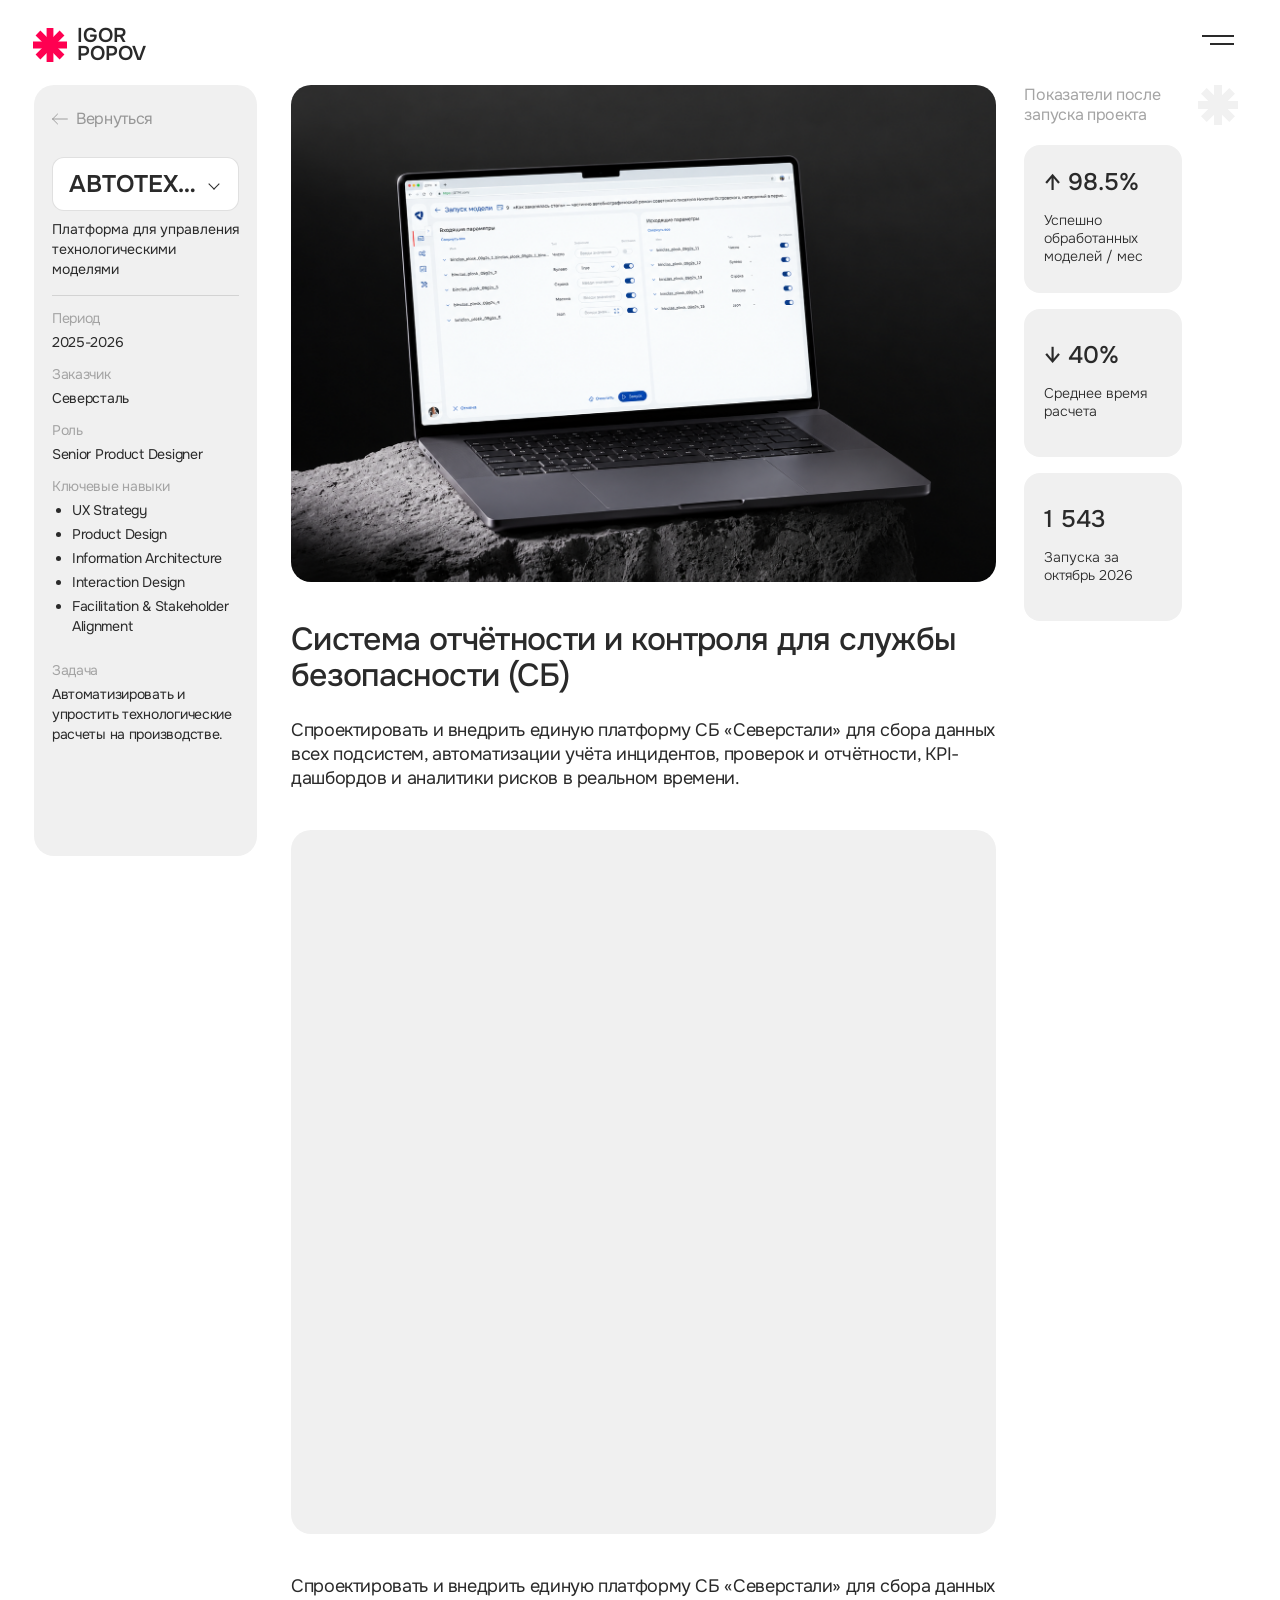
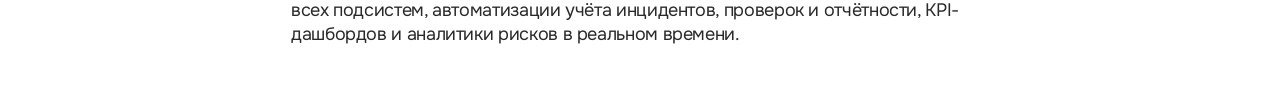
<file: case-2.html>
<!doctype html>
<html lang="ru">
<head>
  <meta charset="utf-8">
  <meta name="viewport" content="width=device-width, initial-scale=1">
  <title>Кейс 2 | Игорь Попов</title>
  <meta name="description" content="Кейс Игоря Попова о системе отчётности и контроля для службы безопасности Северстали">
  <link rel="stylesheet" href="styles/tokens.css?v=13">
  <link rel="stylesheet" href="styles/base.css?v=3">
  <link rel="stylesheet" href="styles/components.css?v=3">
  <link rel="stylesheet" href="styles/sections.css?v=30">
  <link rel="stylesheet" href="styles/portfolio-content.css?v=11">
</head>
<body class="case-page">
  <div class="scroll-progress" role="progressbar" aria-label="Прогресс прокрутки" aria-valuemin="0" aria-valuemax="100" aria-valuenow="0"></div>
  <header class="site-header on-light">
    <a href="index.html#hero" aria-label="На первый экран">
      <span class="site-brand brand-lockup"><img class="brand-lockup__mark" src="assets/img/loader/brand-mark.svg" width="54" height="54" alt=""><span class="brand-lockup__name">IGOR<br>POPOV</span></span>
    </a>
    <button class="menu-toggle menu-toggle--nav" type="button" aria-label="Открыть меню" aria-haspopup="dialog" aria-controls="site-menu" aria-expanded="false"></button>
  </header>
  <dialog id="site-menu" class="site-menu" aria-label="Меню сайта">
    <button class="menu-toggle menu-toggle--nav is-open" type="button" aria-label="Закрыть меню"></button>
    <div class="site-menu__panel">
      <nav class="site-menu__links" aria-label="Разделы портфолио">
        <a href="index.html#hero">Обо мне</a>
        <a href="index.html#expertise">Экспертиза</a>
        <a href="index.html#professional-experience">Опыт</a>
        <a href="index.html#projects-intro">Мои проекты</a>
        <a href="index.html#client-recommendations">Клиенты</a>
        <a href="index.html#section-5">Контакты</a>
      </nav>
    </div>
  </dialog>
  <main class="case-layout">
    <div class="case-columns">
      <div class="case-sidebar" tabindex="0">
        <a class="case-back" href="index.html#projects-intro">
          <svg class="case-back__arrow" width="16" height="12" viewBox="0 0 26 18" fill="none" aria-hidden="true"><path d="M25 9H1m0 0 8-8M1 9l8 8" stroke="currentColor" stroke-width="1.5" stroke-linecap="round" stroke-linejoin="round"/></svg>
          Вернуться
        </a>
        <aside class="case-facts" aria-labelledby="case-title">
        <h1 id="case-title" class="case-title case-title--picker">ЕИС СОБ</h1>
        <p class="case-subtitle">Единая информационная система отчётности для службы безопасности</p>
        <dl class="case-facts__list">
          <div><dt>Период</dt><dd>2024-2025</dd></div>
          <div><dt>Заказчик</dt><dd>Северсталь</dd></div>
          <div><dt>Роль</dt><dd lang="en">Senior Product Designer</dd></div>
          <div><dt>Ключевые навыки</dt><dd>
            <ul class="case-skills" lang="en">
              <li>UX Strategy</li>
              <li>Product Design</li>
              <li>Information Architecture</li>
              <li>Interaction Design</li>
              <li>Facilitation &amp; Stakeholder Alignment</li>
            </ul>
          </dd></div>
          <div><dt>Команда</dt><dd lang="en">Senior Product Designer</dd></div>
          <div><dt>Задача</dt><dd>Сделать сложный инструмент отчётности для СБ простым, масштабируемым и удобным в ежедневной работе</dd></div>
        </dl>
        </aside>
      </div>
      <article class="case-story" aria-labelledby="case-story-title">
        <figure class="case-photo">
          <img src="assets/img/projects/showcase-laptop.png" width="1448" height="1086" alt="Ноутбук с интерфейсом платформы">
        </figure>
        <div class="case-story__intro">
          <h2 id="case-story-title" class="showcase__case-title">Система отчётности и контроля для службы безопасности (СБ)</h2>
          <p class="case-story__text">Спроектировать и внедрить единую платформу СБ «Северстали» для сбора данных всех подсистем, автоматизации учёта инцидентов, проверок и отчётности, KPI-дашбордов и аналитики рисков в реальном времени.</p>
        </div>
        <div class="case-story__placeholder" role="presentation"></div>
        <p class="case-story__text">Спроектировать и внедрить единую платформу СБ «Северстали» для сбора данных всех подсистем, автоматизации учёта инцидентов, проверок и отчётности, KPI-дашбордов и аналитики рисков в реальном времени.</p>
      </article>
      <div class="case-rail">
        <aside class="case-results" aria-labelledby="case-results-title">
          <h2 class="case-results__title" id="case-results-title">Показатели после запуска проекта (1 год)</h2>
          <dl class="case-results__grid">
            <div><dt>Расхождение СКУД и табеля</dt><dd>↓ 67%</dd></div>
            <div><dt>Среднее время обработки инцидента</dt><dd>↓ 30%</dd></div>
            <div><dt>Срок закрытия служебной проверки</dt><dd>↓ 45%</dd></div>
          </dl>
        </aside>
        <span class="case-mark" role="presentation"></span>
      </div>
    </div>
  </main>
  <script src="data/portfolio-content.js?v=06753870f2f5"></script>
  <script src="js/portfolio-content.js?v=10" data-apply></script>
  <script type="module" src="js/case-page.js?v=10"></script>
</body>
</html>
</file>
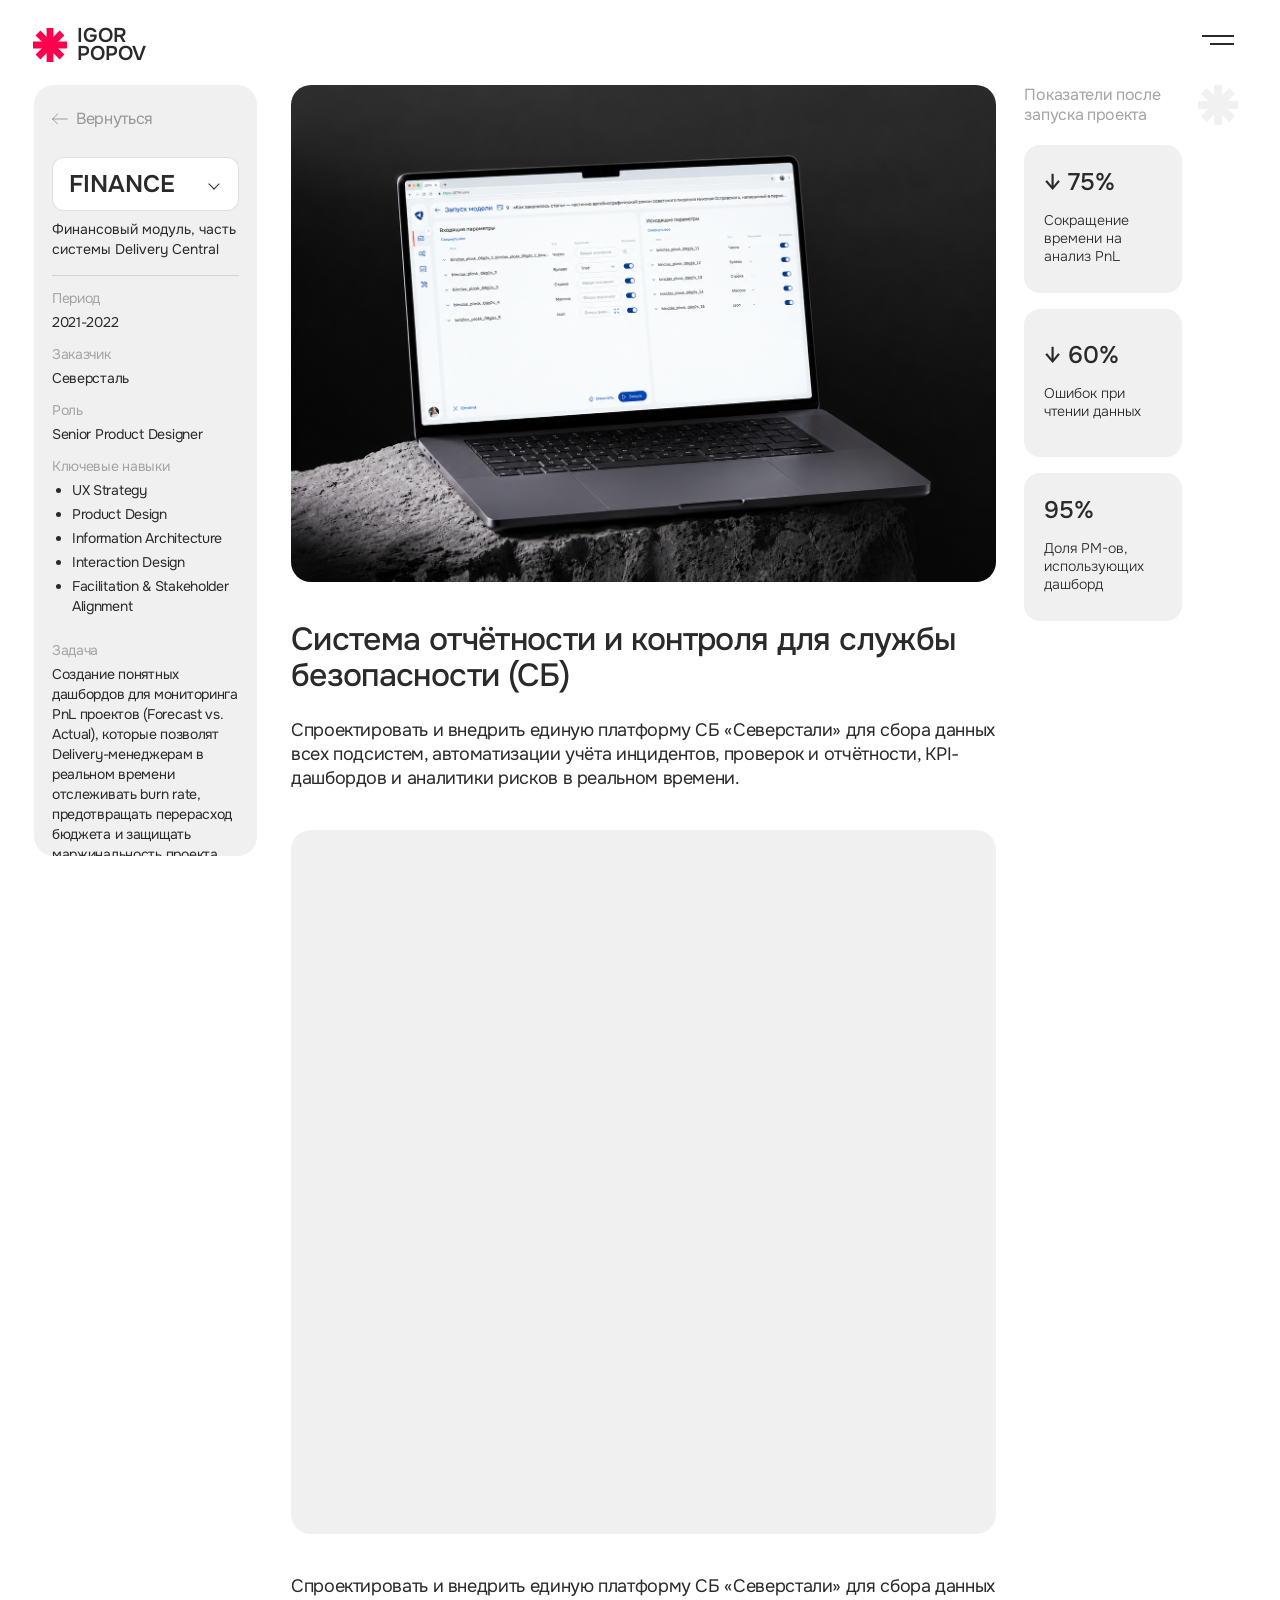
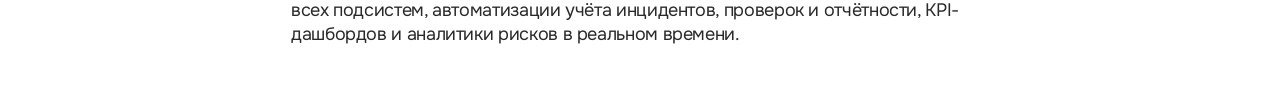
<file: case-3.html>
<!doctype html>
<html lang="ru">
<head>
  <meta charset="utf-8">
  <meta name="viewport" content="width=device-width, initial-scale=1">
  <title>Кейс 3 | Игорь Попов</title>
  <meta name="description" content="Кейс Игоря Попова о системе отчётности и контроля для службы безопасности Северстали">
  <link rel="stylesheet" href="styles/tokens.css?v=13">
  <link rel="stylesheet" href="styles/base.css?v=3">
  <link rel="stylesheet" href="styles/components.css?v=3">
  <link rel="stylesheet" href="styles/sections.css?v=30">
  <link rel="stylesheet" href="styles/portfolio-content.css?v=11">
</head>
<body class="case-page">
  <div class="scroll-progress" role="progressbar" aria-label="Прогресс прокрутки" aria-valuemin="0" aria-valuemax="100" aria-valuenow="0"></div>
  <header class="site-header on-light">
    <a href="index.html#hero" aria-label="На первый экран">
      <span class="site-brand brand-lockup"><img class="brand-lockup__mark" src="assets/img/loader/brand-mark.svg" width="54" height="54" alt=""><span class="brand-lockup__name">IGOR<br>POPOV</span></span>
    </a>
    <button class="menu-toggle menu-toggle--nav" type="button" aria-label="Открыть меню" aria-haspopup="dialog" aria-controls="site-menu" aria-expanded="false"></button>
  </header>
  <dialog id="site-menu" class="site-menu" aria-label="Меню сайта">
    <button class="menu-toggle menu-toggle--nav is-open" type="button" aria-label="Закрыть меню"></button>
    <div class="site-menu__panel">
      <nav class="site-menu__links" aria-label="Разделы портфолио">
        <a href="index.html#hero">Обо мне</a>
        <a href="index.html#expertise">Экспертиза</a>
        <a href="index.html#professional-experience">Опыт</a>
        <a href="index.html#projects-intro">Мои проекты</a>
        <a href="index.html#client-recommendations">Клиенты</a>
        <a href="index.html#section-5">Контакты</a>
      </nav>
    </div>
  </dialog>
  <main class="case-layout">
    <div class="case-columns">
      <div class="case-sidebar" tabindex="0">
        <a class="case-back" href="index.html#projects-intro">
          <svg class="case-back__arrow" width="16" height="12" viewBox="0 0 26 18" fill="none" aria-hidden="true"><path d="M25 9H1m0 0 8-8M1 9l8 8" stroke="currentColor" stroke-width="1.5" stroke-linecap="round" stroke-linejoin="round"/></svg>
          Вернуться
        </a>
        <aside class="case-facts" aria-labelledby="case-title">
        <h1 id="case-title" class="case-title case-title--picker">ЕИС СОБ</h1>
        <p class="case-subtitle">Единая информационная система отчётности для службы безопасности</p>
        <dl class="case-facts__list">
          <div><dt>Период</dt><dd>2024-2025</dd></div>
          <div><dt>Заказчик</dt><dd>Северсталь</dd></div>
          <div><dt>Роль</dt><dd lang="en">Senior Product Designer</dd></div>
          <div><dt>Ключевые навыки</dt><dd>
            <ul class="case-skills" lang="en">
              <li>UX Strategy</li>
              <li>Product Design</li>
              <li>Information Architecture</li>
              <li>Interaction Design</li>
              <li>Facilitation &amp; Stakeholder Alignment</li>
            </ul>
          </dd></div>
          <div><dt>Команда</dt><dd lang="en">Senior Product Designer</dd></div>
          <div><dt>Задача</dt><dd>Сделать сложный инструмент отчётности для СБ простым, масштабируемым и удобным в ежедневной работе</dd></div>
        </dl>
        </aside>
      </div>
      <article class="case-story" aria-labelledby="case-story-title">
        <figure class="case-photo">
          <img src="assets/img/projects/showcase-laptop.png" width="1448" height="1086" alt="Ноутбук с интерфейсом платформы">
        </figure>
        <div class="case-story__intro">
          <h2 id="case-story-title" class="showcase__case-title">Система отчётности и контроля для службы безопасности (СБ)</h2>
          <p class="case-story__text">Спроектировать и внедрить единую платформу СБ «Северстали» для сбора данных всех подсистем, автоматизации учёта инцидентов, проверок и отчётности, KPI-дашбордов и аналитики рисков в реальном времени.</p>
        </div>
        <div class="case-story__placeholder" role="presentation"></div>
        <p class="case-story__text">Спроектировать и внедрить единую платформу СБ «Северстали» для сбора данных всех подсистем, автоматизации учёта инцидентов, проверок и отчётности, KPI-дашбордов и аналитики рисков в реальном времени.</p>
      </article>
      <div class="case-rail">
        <aside class="case-results" aria-labelledby="case-results-title">
          <h2 class="case-results__title" id="case-results-title">Показатели после запуска проекта (1 год)</h2>
          <dl class="case-results__grid">
            <div><dt>Расхождение СКУД и табеля</dt><dd>↓ 67%</dd></div>
            <div><dt>Среднее время обработки инцидента</dt><dd>↓ 30%</dd></div>
            <div><dt>Срок закрытия служебной проверки</dt><dd>↓ 45%</dd></div>
          </dl>
        </aside>
        <span class="case-mark" role="presentation"></span>
      </div>
    </div>
  </main>
  <script src="data/portfolio-content.js?v=06753870f2f5"></script>
  <script src="js/portfolio-content.js?v=10" data-apply></script>
  <script type="module" src="js/case-page.js?v=10"></script>
</body>
</html>
</file>
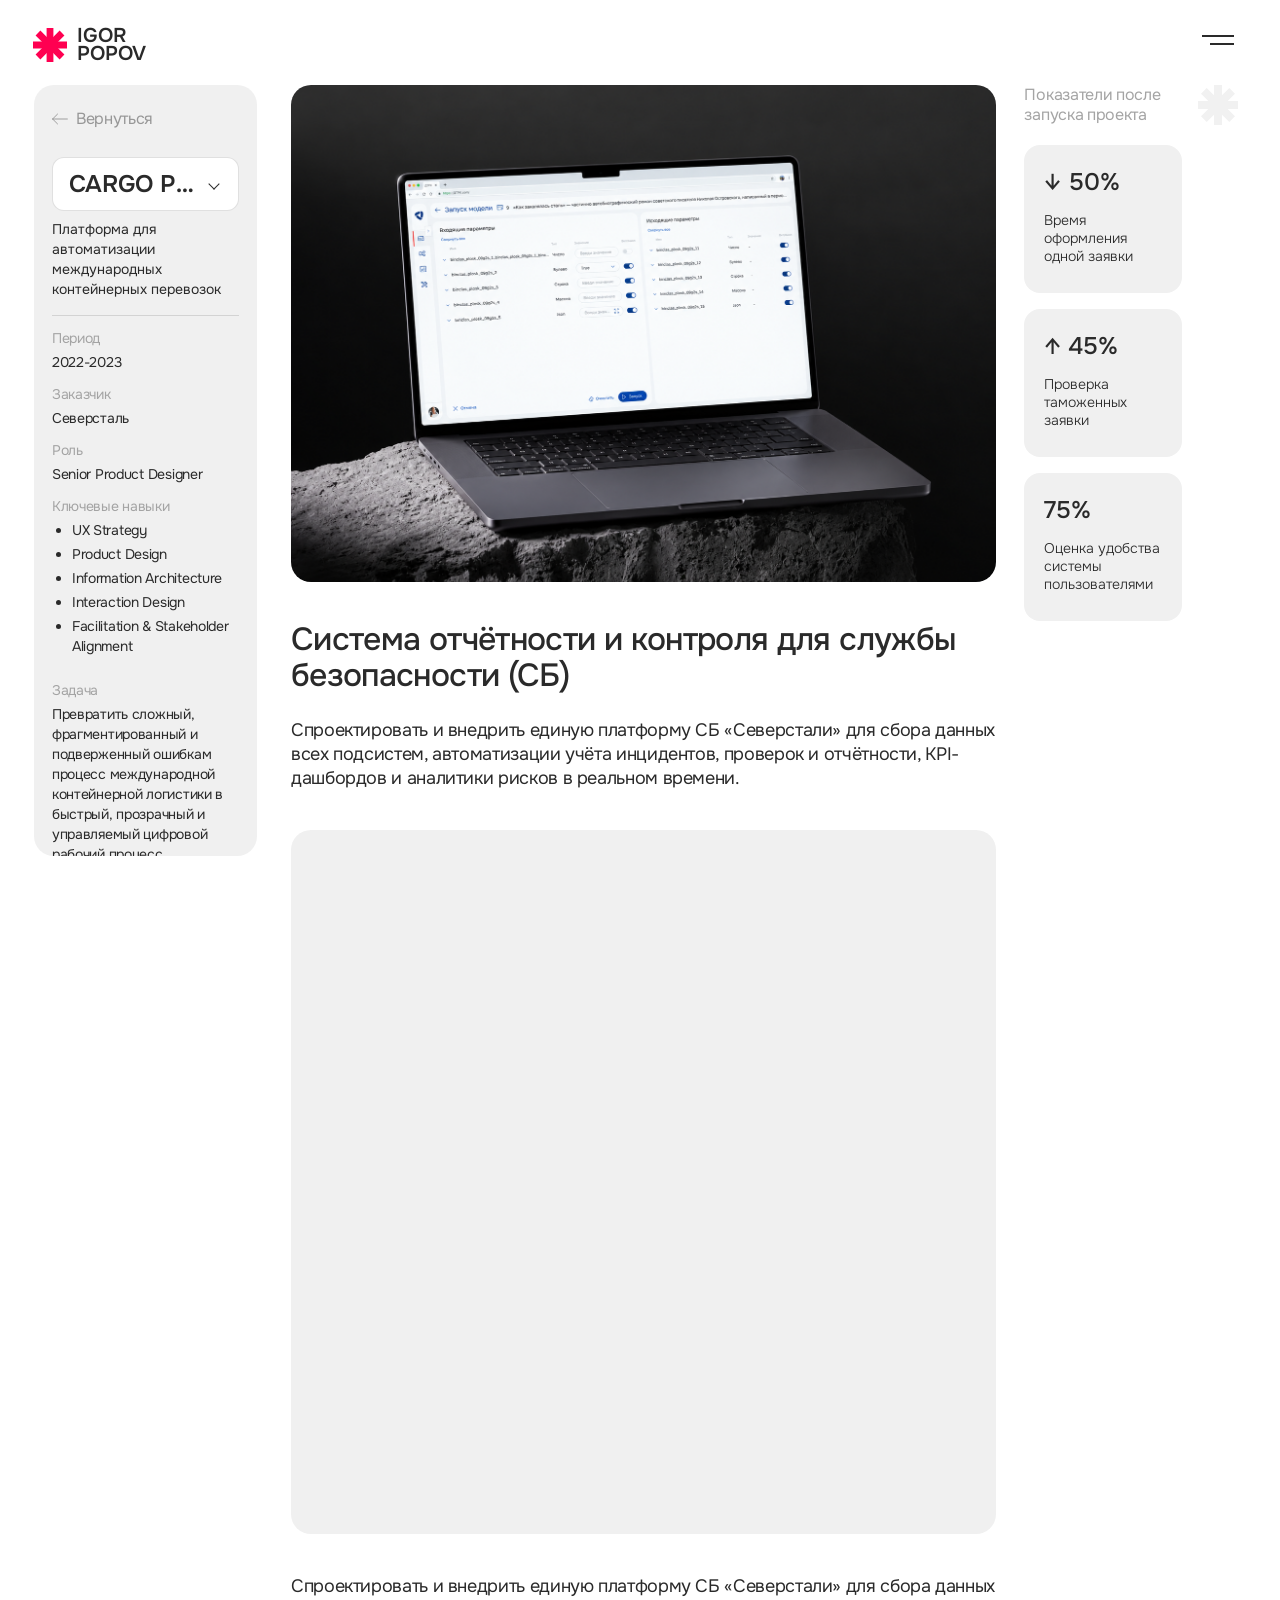
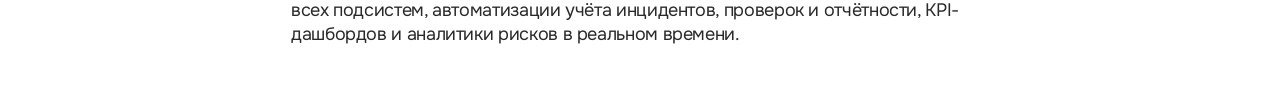
<file: case-4.html>
<!doctype html>
<html lang="ru">
<head>
  <meta charset="utf-8">
  <meta name="viewport" content="width=device-width, initial-scale=1">
  <title>Кейс 4 | Игорь Попов</title>
  <meta name="description" content="Кейс Игоря Попова о системе отчётности и контроля для службы безопасности Северстали">
  <link rel="stylesheet" href="styles/tokens.css?v=13">
  <link rel="stylesheet" href="styles/base.css?v=3">
  <link rel="stylesheet" href="styles/components.css?v=3">
  <link rel="stylesheet" href="styles/sections.css?v=30">
  <link rel="stylesheet" href="styles/portfolio-content.css?v=11">
</head>
<body class="case-page">
  <div class="scroll-progress" role="progressbar" aria-label="Прогресс прокрутки" aria-valuemin="0" aria-valuemax="100" aria-valuenow="0"></div>
  <header class="site-header on-light">
    <a href="index.html#hero" aria-label="На первый экран">
      <span class="site-brand brand-lockup"><img class="brand-lockup__mark" src="assets/img/loader/brand-mark.svg" width="54" height="54" alt=""><span class="brand-lockup__name">IGOR<br>POPOV</span></span>
    </a>
    <button class="menu-toggle menu-toggle--nav" type="button" aria-label="Открыть меню" aria-haspopup="dialog" aria-controls="site-menu" aria-expanded="false"></button>
  </header>
  <dialog id="site-menu" class="site-menu" aria-label="Меню сайта">
    <button class="menu-toggle menu-toggle--nav is-open" type="button" aria-label="Закрыть меню"></button>
    <div class="site-menu__panel">
      <nav class="site-menu__links" aria-label="Разделы портфолио">
        <a href="index.html#hero">Обо мне</a>
        <a href="index.html#expertise">Экспертиза</a>
        <a href="index.html#professional-experience">Опыт</a>
        <a href="index.html#projects-intro">Мои проекты</a>
        <a href="index.html#client-recommendations">Клиенты</a>
        <a href="index.html#section-5">Контакты</a>
      </nav>
    </div>
  </dialog>
  <main class="case-layout">
    <div class="case-columns">
      <div class="case-sidebar" tabindex="0">
        <a class="case-back" href="index.html#projects-intro">
          <svg class="case-back__arrow" width="16" height="12" viewBox="0 0 26 18" fill="none" aria-hidden="true"><path d="M25 9H1m0 0 8-8M1 9l8 8" stroke="currentColor" stroke-width="1.5" stroke-linecap="round" stroke-linejoin="round"/></svg>
          Вернуться
        </a>
        <aside class="case-facts" aria-labelledby="case-title">
        <h1 id="case-title" class="case-title case-title--picker">ЕИС СОБ</h1>
        <p class="case-subtitle">Единая информационная система отчётности для службы безопасности</p>
        <dl class="case-facts__list">
          <div><dt>Период</dt><dd>2024-2025</dd></div>
          <div><dt>Заказчик</dt><dd>Северсталь</dd></div>
          <div><dt>Роль</dt><dd lang="en">Senior Product Designer</dd></div>
          <div><dt>Ключевые навыки</dt><dd>
            <ul class="case-skills" lang="en">
              <li>UX Strategy</li>
              <li>Product Design</li>
              <li>Information Architecture</li>
              <li>Interaction Design</li>
              <li>Facilitation &amp; Stakeholder Alignment</li>
            </ul>
          </dd></div>
          <div><dt>Команда</dt><dd lang="en">Senior Product Designer</dd></div>
          <div><dt>Задача</dt><dd>Сделать сложный инструмент отчётности для СБ простым, масштабируемым и удобным в ежедневной работе</dd></div>
        </dl>
        </aside>
      </div>
      <article class="case-story" aria-labelledby="case-story-title">
        <figure class="case-photo">
          <img src="assets/img/projects/showcase-laptop.png" width="1448" height="1086" alt="Ноутбук с интерфейсом платформы">
        </figure>
        <div class="case-story__intro">
          <h2 id="case-story-title" class="showcase__case-title">Система отчётности и контроля для службы безопасности (СБ)</h2>
          <p class="case-story__text">Спроектировать и внедрить единую платформу СБ «Северстали» для сбора данных всех подсистем, автоматизации учёта инцидентов, проверок и отчётности, KPI-дашбордов и аналитики рисков в реальном времени.</p>
        </div>
        <div class="case-story__placeholder" role="presentation"></div>
        <p class="case-story__text">Спроектировать и внедрить единую платформу СБ «Северстали» для сбора данных всех подсистем, автоматизации учёта инцидентов, проверок и отчётности, KPI-дашбордов и аналитики рисков в реальном времени.</p>
      </article>
      <div class="case-rail">
        <aside class="case-results" aria-labelledby="case-results-title">
          <h2 class="case-results__title" id="case-results-title">Показатели после запуска проекта (1 год)</h2>
          <dl class="case-results__grid">
            <div><dt>Расхождение СКУД и табеля</dt><dd>↓ 67%</dd></div>
            <div><dt>Среднее время обработки инцидента</dt><dd>↓ 30%</dd></div>
            <div><dt>Срок закрытия служебной проверки</dt><dd>↓ 45%</dd></div>
          </dl>
        </aside>
        <span class="case-mark" role="presentation"></span>
      </div>
    </div>
  </main>
  <script src="data/portfolio-content.js?v=06753870f2f5"></script>
  <script src="js/portfolio-content.js?v=10" data-apply></script>
  <script type="module" src="js/case-page.js?v=10"></script>
</body>
</html>
</file>
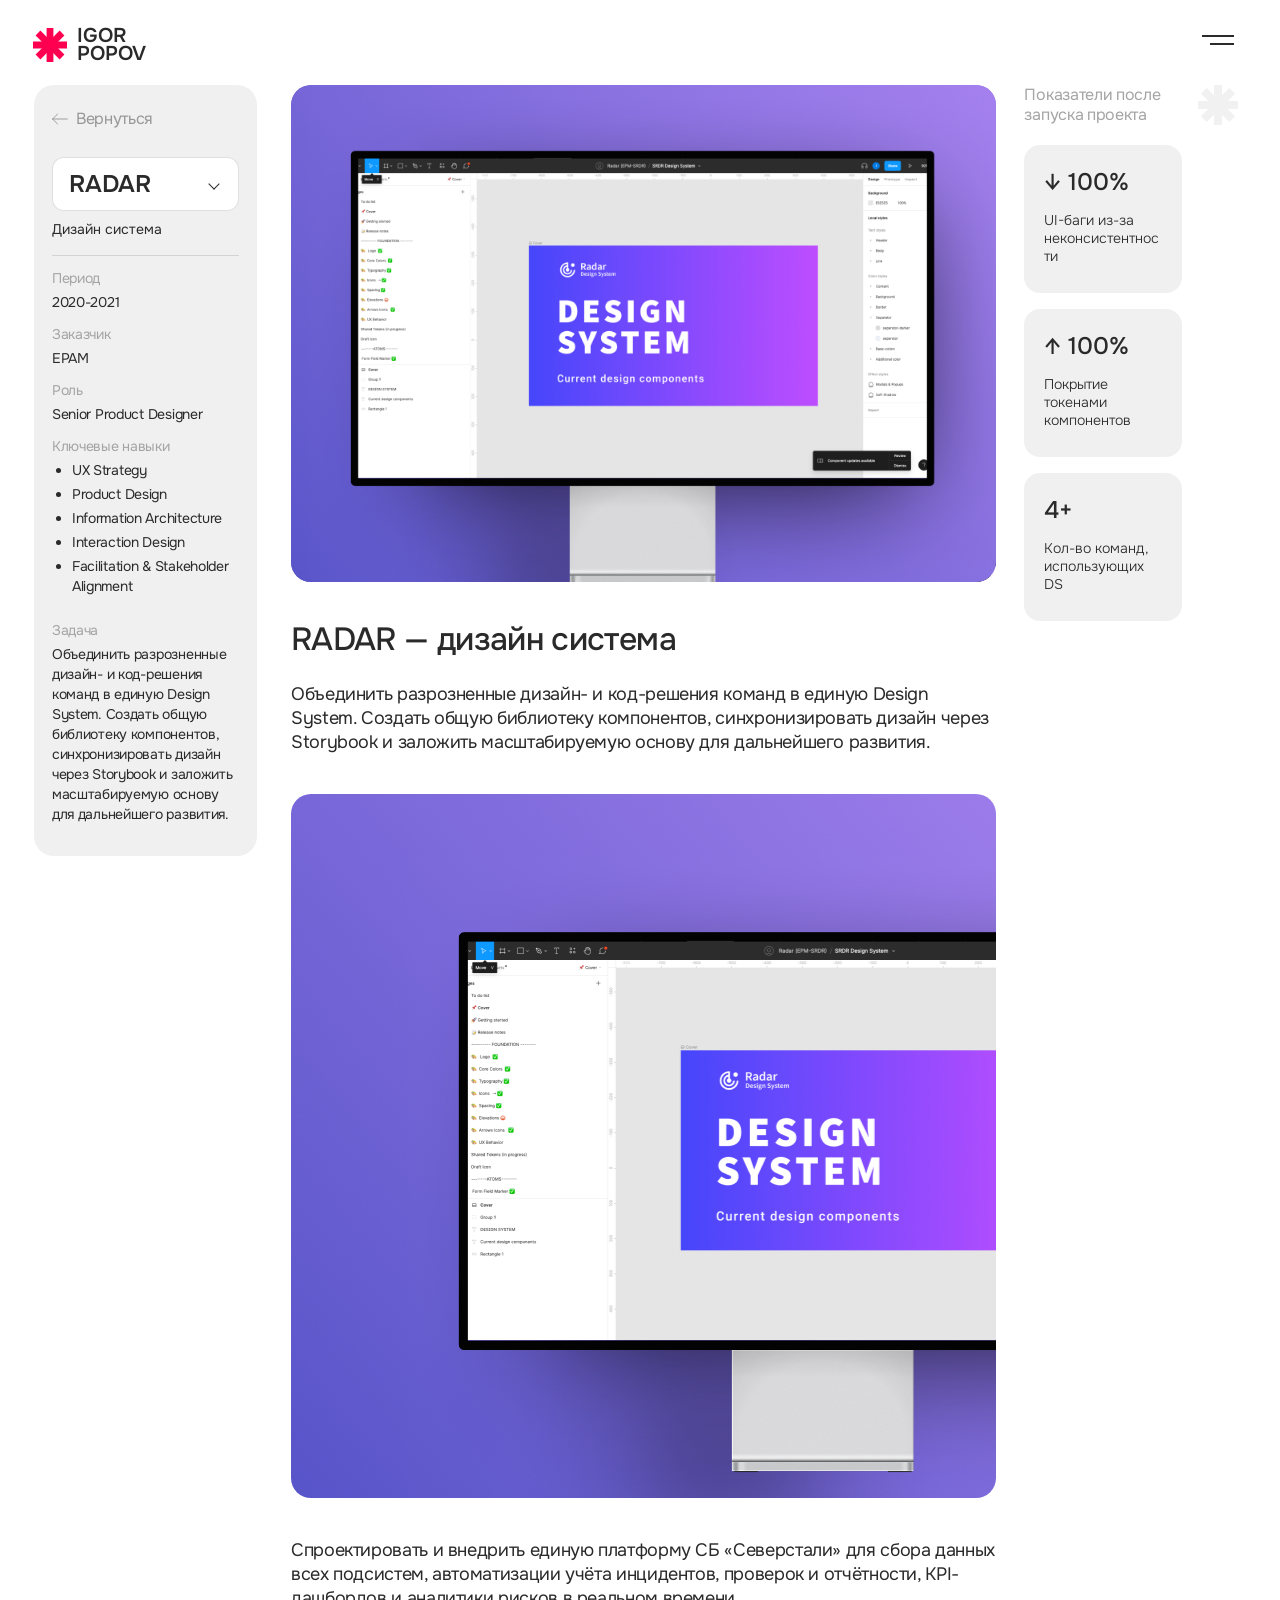
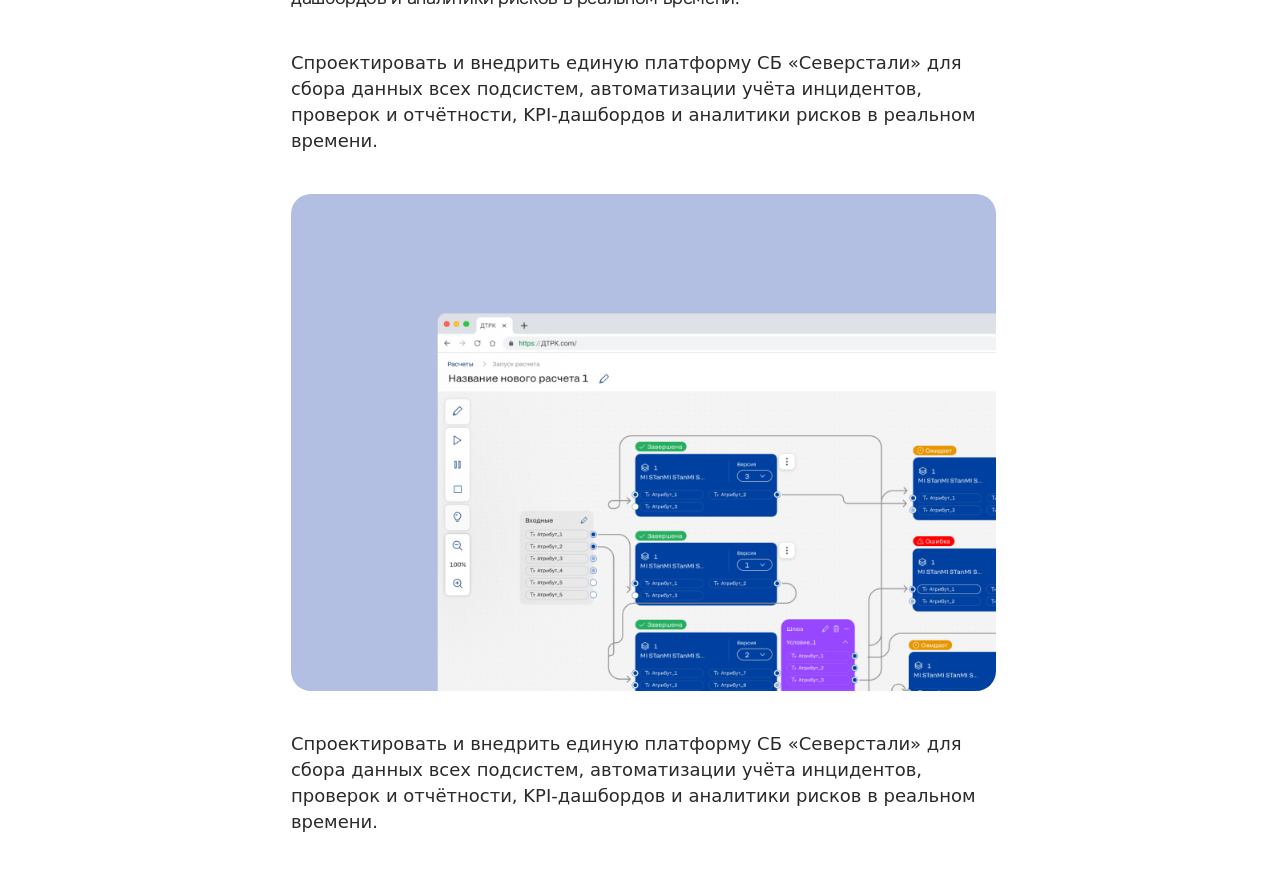
<file: case-5.html>
<!doctype html>
<html lang="ru">
<head>
  <meta charset="utf-8">
  <meta name="viewport" content="width=device-width, initial-scale=1">
  <title>Кейс 5 | Игорь Попов</title>
  <meta name="description" content="Кейс Игоря Попова о системе отчётности и контроля для службы безопасности Северстали">
  <link rel="stylesheet" href="styles/tokens.css?v=13">
  <link rel="stylesheet" href="styles/base.css?v=3">
  <link rel="stylesheet" href="styles/components.css?v=3">
  <link rel="stylesheet" href="styles/sections.css?v=30">
  <link rel="stylesheet" href="styles/portfolio-content.css?v=11">
</head>
<body class="case-page">
  <div class="scroll-progress" role="progressbar" aria-label="Прогресс прокрутки" aria-valuemin="0" aria-valuemax="100" aria-valuenow="0"></div>
  <header class="site-header on-light">
    <a href="index.html#hero" aria-label="На первый экран">
      <span class="site-brand brand-lockup"><img class="brand-lockup__mark" src="assets/img/loader/brand-mark.svg" width="54" height="54" alt=""><span class="brand-lockup__name">IGOR<br>POPOV</span></span>
    </a>
    <button class="menu-toggle menu-toggle--nav" type="button" aria-label="Открыть меню" aria-haspopup="dialog" aria-controls="site-menu" aria-expanded="false"></button>
  </header>
  <dialog id="site-menu" class="site-menu" aria-label="Меню сайта">
    <button class="menu-toggle menu-toggle--nav is-open" type="button" aria-label="Закрыть меню"></button>
    <div class="site-menu__panel">
      <nav class="site-menu__links" aria-label="Разделы портфолио">
        <a href="index.html#hero">Обо мне</a>
        <a href="index.html#expertise">Экспертиза</a>
        <a href="index.html#professional-experience">Опыт</a>
        <a href="index.html#projects-intro">Мои проекты</a>
        <a href="index.html#client-recommendations">Клиенты</a>
        <a href="index.html#section-5">Контакты</a>
      </nav>
    </div>
  </dialog>
  <main class="case-layout">
    <div class="case-columns">
      <div class="case-sidebar" tabindex="0">
        <a class="case-back" href="index.html#projects-intro">
          <svg class="case-back__arrow" width="16" height="12" viewBox="0 0 26 18" fill="none" aria-hidden="true"><path d="M25 9H1m0 0 8-8M1 9l8 8" stroke="currentColor" stroke-width="1.5" stroke-linecap="round" stroke-linejoin="round"/></svg>
          Вернуться
        </a>
        <aside class="case-facts" aria-labelledby="case-title">
        <h1 id="case-title" class="case-title case-title--picker">ЕИС СОБ</h1>
        <p class="case-subtitle">Единая информационная система отчётности для службы безопасности</p>
        <dl class="case-facts__list">
          <div><dt>Период</dt><dd>2024-2025</dd></div>
          <div><dt>Заказчик</dt><dd>Северсталь</dd></div>
          <div><dt>Роль</dt><dd lang="en">Senior Product Designer</dd></div>
          <div><dt>Ключевые навыки</dt><dd>
            <ul class="case-skills" lang="en">
              <li>UX Strategy</li>
              <li>Product Design</li>
              <li>Information Architecture</li>
              <li>Interaction Design</li>
              <li>Facilitation &amp; Stakeholder Alignment</li>
            </ul>
          </dd></div>
          <div><dt>Команда</dt><dd lang="en">Senior Product Designer</dd></div>
          <div><dt>Задача</dt><dd>Сделать сложный инструмент отчётности для СБ простым, масштабируемым и удобным в ежедневной работе</dd></div>
        </dl>
        </aside>
      </div>
      <article class="case-story" aria-labelledby="case-story-title">
        <figure class="case-photo">
          <img src="assets/img/projects/showcase-laptop.png" width="1448" height="1086" alt="Ноутбук с интерфейсом платформы">
        </figure>
        <div class="case-story__intro">
          <h2 id="case-story-title" class="showcase__case-title">Система отчётности и контроля для службы безопасности (СБ)</h2>
          <p class="case-story__text">Спроектировать и внедрить единую платформу СБ «Северстали» для сбора данных всех подсистем, автоматизации учёта инцидентов, проверок и отчётности, KPI-дашбордов и аналитики рисков в реальном времени.</p>
        </div>
        <div class="case-story__placeholder" role="presentation"></div>
        <p class="case-story__text">Спроектировать и внедрить единую платформу СБ «Северстали» для сбора данных всех подсистем, автоматизации учёта инцидентов, проверок и отчётности, KPI-дашбордов и аналитики рисков в реальном времени.</p>
      </article>
      <div class="case-rail">
        <aside class="case-results" aria-labelledby="case-results-title">
          <h2 class="case-results__title" id="case-results-title">Показатели после запуска проекта (1 год)</h2>
          <dl class="case-results__grid">
            <div><dt>Расхождение СКУД и табеля</dt><dd>↓ 67%</dd></div>
            <div><dt>Среднее время обработки инцидента</dt><dd>↓ 30%</dd></div>
            <div><dt>Срок закрытия служебной проверки</dt><dd>↓ 45%</dd></div>
          </dl>
        </aside>
        <span class="case-mark" role="presentation"></span>
      </div>
    </div>
  </main>
  <script src="data/portfolio-content.js?v=06753870f2f5"></script>
  <script src="js/portfolio-content.js?v=10" data-apply></script>
  <script type="module" src="js/case-page.js?v=10"></script>
</body>
</html>
</file>
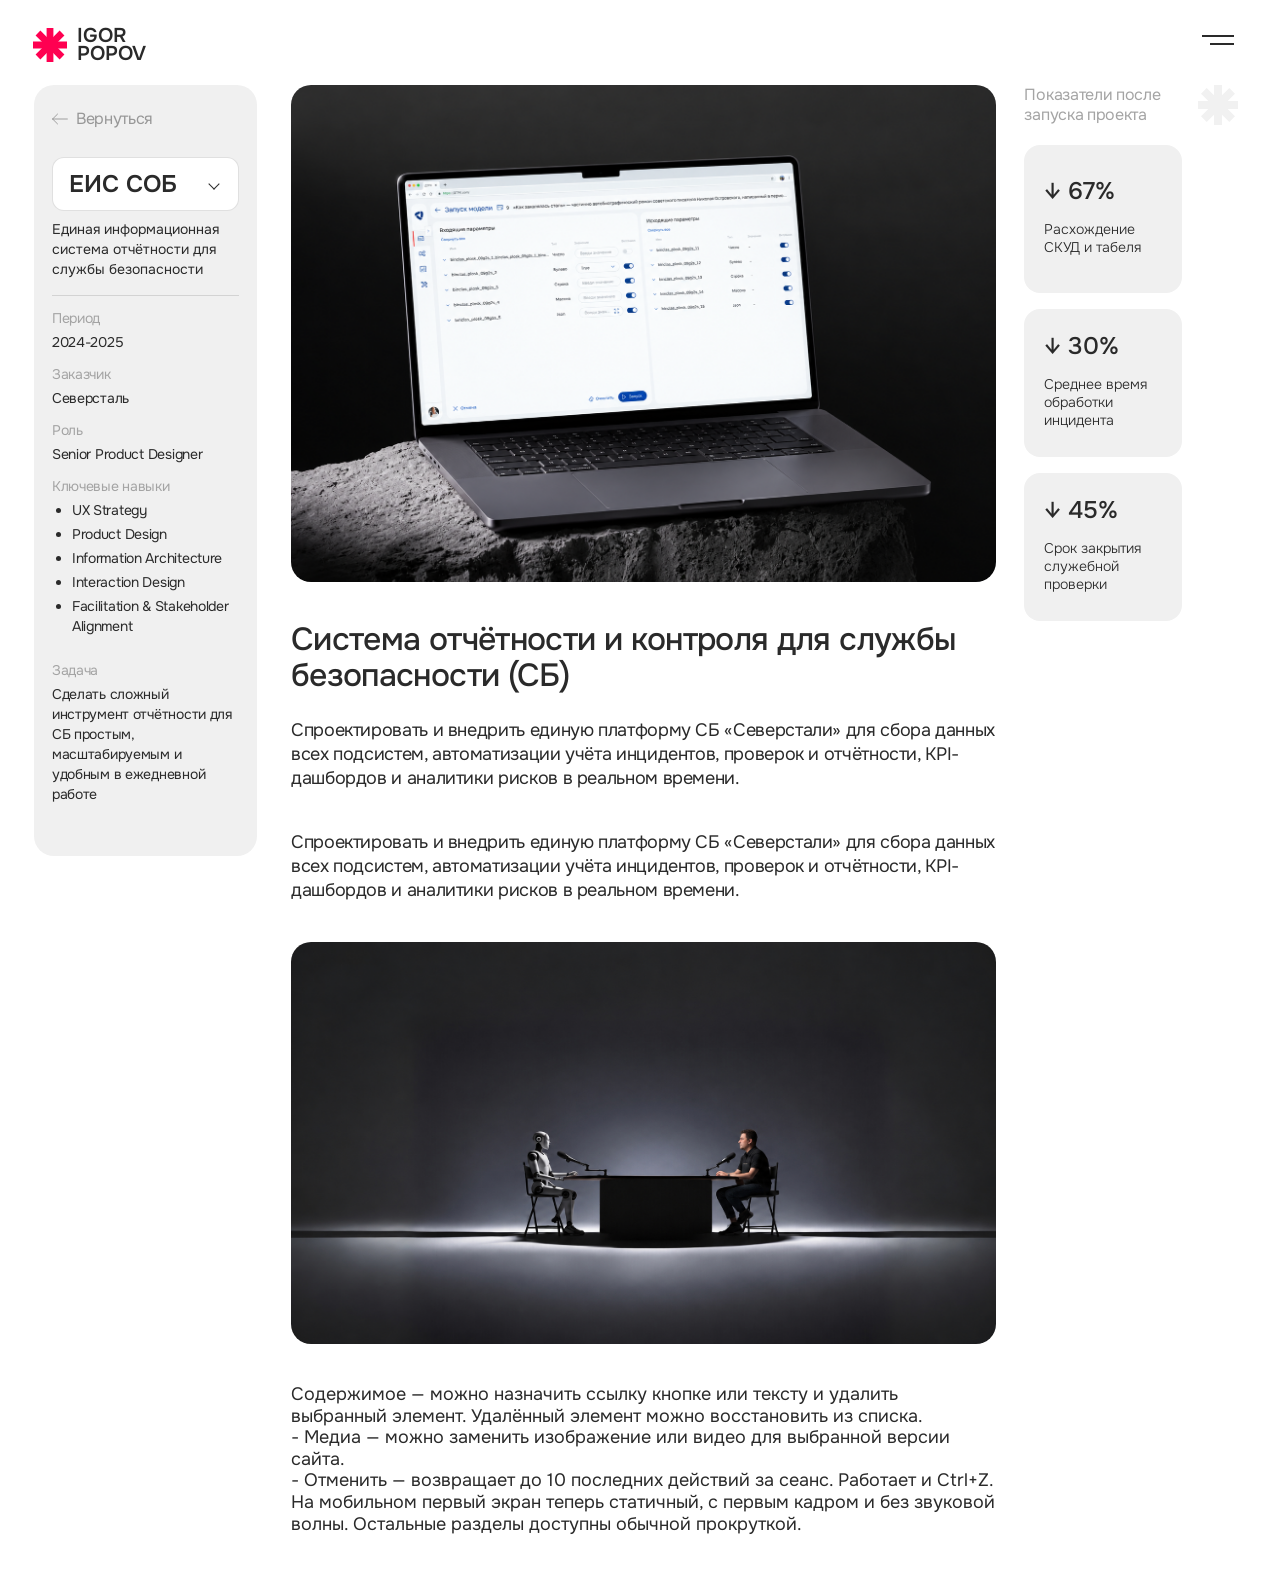
<file: eis-sob.html>
<!doctype html>
<html lang="ru">
<head>
  <meta charset="utf-8">
  <meta name="viewport" content="width=device-width, initial-scale=1">
  <title>ЕИС СОБ | Игорь Попов</title>
  <meta name="description" content="Кейс Игоря Попова о системе отчётности и контроля для службы безопасности Северстали">
  <link rel="stylesheet" href="styles/tokens.css?v=13">
  <link rel="stylesheet" href="styles/base.css?v=3">
  <link rel="stylesheet" href="styles/components.css?v=3">
  <link rel="stylesheet" href="styles/sections.css?v=30">
  <link rel="stylesheet" href="styles/portfolio-content.css?v=11">
</head>
<body class="case-page">
  <div class="scroll-progress" role="progressbar" aria-label="Прогресс прокрутки" aria-valuemin="0" aria-valuemax="100" aria-valuenow="0"></div>
  <header class="site-header on-light">
    <a href="index.html#hero" aria-label="На первый экран">
      <span class="site-brand brand-lockup"><img class="brand-lockup__mark" src="assets/img/loader/brand-mark.svg" width="54" height="54" alt=""><span class="brand-lockup__name">IGOR<br>POPOV</span></span>
    </a>
    <button class="menu-toggle menu-toggle--nav" type="button" aria-label="Открыть меню" aria-haspopup="dialog" aria-controls="site-menu" aria-expanded="false"></button>
  </header>
  <dialog id="site-menu" class="site-menu" aria-label="Меню сайта">
    <button class="menu-toggle menu-toggle--nav is-open" type="button" aria-label="Закрыть меню"></button>
    <div class="site-menu__panel">
      <nav class="site-menu__links" aria-label="Разделы портфолио">
        <a href="index.html#hero">Обо мне</a>
        <a href="index.html#expertise">Экспертиза</a>
        <a href="index.html#professional-experience">Опыт</a>
        <a href="index.html#projects-intro">Мои проекты</a>
        <a href="index.html#client-recommendations">Клиенты</a>
        <a href="index.html#section-5">Контакты</a>
      </nav>
    </div>
  </dialog>
  <main class="case-layout">
    <div class="case-columns">
      <div class="case-sidebar" tabindex="0">
        <a class="case-back" href="index.html#projects-intro">
          <svg class="case-back__arrow" width="16" height="12" viewBox="0 0 26 18" fill="none" aria-hidden="true"><path d="M25 9H1m0 0 8-8M1 9l8 8" stroke="currentColor" stroke-width="1.5" stroke-linecap="round" stroke-linejoin="round"/></svg>
          Вернуться
        </a>
        <aside class="case-facts" aria-labelledby="case-title">
        <h1 id="case-title" class="case-title case-title--picker">ЕИС СОБ</h1>
        <p class="case-subtitle">Единая информационная система отчётности для службы безопасности</p>
        <dl class="case-facts__list">
          <div><dt>Период</dt><dd>2024-2025</dd></div>
          <div><dt>Заказчик</dt><dd>Северсталь</dd></div>
          <div><dt>Роль</dt><dd lang="en">Senior Product Designer</dd></div>
          <div><dt>Ключевые навыки</dt><dd>
            <ul class="case-skills" lang="en">
              <li>UX Strategy</li>
              <li>Product Design</li>
              <li>Information Architecture</li>
              <li>Interaction Design</li>
              <li>Facilitation &amp; Stakeholder Alignment</li>
            </ul>
          </dd></div>
          <div><dt>Команда</dt><dd lang="en">Senior Product Designer</dd></div>
          <div><dt>Задача</dt><dd>Сделать сложный инструмент отчётности для СБ простым, масштабируемым и удобным в ежедневной работе</dd></div>
        </dl>
        </aside>
      </div>
      <article class="case-story" aria-labelledby="case-story-title">
        <figure class="case-photo">
          <img src="assets/img/projects/showcase-laptop.png" width="1448" height="1086" alt="Ноутбук с интерфейсом платформы">
        </figure>
        <div class="case-story__intro">
          <h2 id="case-story-title" class="showcase__case-title">Система отчётности и контроля для службы безопасности (СБ)</h2>
          <p class="case-story__text">Спроектировать и внедрить единую платформу СБ «Северстали» для сбора данных всех подсистем, автоматизации учёта инцидентов, проверок и отчётности, KPI-дашбордов и аналитики рисков в реальном времени.</p>
        </div>
        <div class="case-story__placeholder" role="presentation"></div>
        <p class="case-story__text">Спроектировать и внедрить единую платформу СБ «Северстали» для сбора данных всех подсистем, автоматизации учёта инцидентов, проверок и отчётности, KPI-дашбордов и аналитики рисков в реальном времени.</p>
      </article>
      <div class="case-rail">
        <aside class="case-results" aria-labelledby="case-results-title">
          <h2 class="case-results__title" id="case-results-title">Показатели после запуска проекта (1 год)</h2>
          <dl class="case-results__grid">
            <div><dt>Расхождение СКУД и табеля</dt><dd>↓ 67%</dd></div>
            <div><dt>Среднее время обработки инцидента</dt><dd>↓ 30%</dd></div>
            <div><dt>Срок закрытия служебной проверки</dt><dd>↓ 45%</dd></div>
          </dl>
        </aside>
        <span class="case-mark" role="presentation"></span>
      </div>
    </div>
  </main>
  <script src="data/portfolio-content.js?v=06753870f2f5"></script>
  <script src="js/portfolio-content.js?v=10" data-apply></script>
  <script type="module" src="js/case-page.js?v=10"></script>
</body>
</html>
</file>
<file: styles/tokens.css>
/* Токены. Единственное место в проекте, где допустимы сырые значения.
   Имена = имена в docs/design-system.md → Токены. Значения ставятся на этапе 3 (после выбора направления);
   до этого здесь нейтральная схема, чтобы каркас открывался. Новое значение – сначала сюда и в базу, потом в правило. */
@font-face {
  font-family: "Onest";
  src: url("../assets/type/Onest-VariableFont_wght.ttf") format("truetype");
  font-weight: 100 900;
  font-style: normal;
  font-display: swap;
}
@font-face {
  font-family: "IBM Plex Mono";
  src: url("../assets/type/IBMPlexMono-Bold.ttf") format("truetype");
  font-weight: 700;
  font-style: normal;
  font-display: swap;
}

:root {
  --font-hero-side: "Onest", Arial, sans-serif;
  /* Цвет: один акцент на весь сайт, нейтральные с оттенком – решение, не дефолт */
  --color-bg-page: #ffffff;
  --color-bg-sheet: #f4f4f2;
  --color-bg-dark: #0a0b0f;
  --hero-underlay: var(--color-bg-page);
  --color-bg-elevated: #1a1a1a;
  --color-fg: #111111;
  --color-fg-muted: #6b6b6b;
  --color-fg-on-dark: #ffffff;
  --color-fg-muted-on-dark: #9a9a9a;
  --color-accent: #111111;
  --color-line: rgba(0, 0, 0, 0.12);

  /* Типографика: пара display + text выбирается под проект (TASTE.md §3), не Inter по умолчанию */
  --font-display: system-ui, sans-serif;
  --font-text: system-ui, sans-serif;

  /* Шкала кеглей: классы в base.css ссылаются только сюда */
  --fs-display-xl: clamp(3rem, 8vw, 8.5rem);
  --fs-display-l: clamp(2.5rem, 5.5vw, 5.5rem);
  --fs-display-s: clamp(2rem, 3.4vw, 3.4rem);
  --fs-title-m: 1.5rem;
  --experience-surface: #0a0b0f;
  --experience-rule: #292a30;
  --experience-rule-height: 1px;
  --experience-tile: #121419;
  --experience-muted: #666669;
  --experience-inset-start: 3.2vw;
  --section-inset-end: 3%;
  --section-right-column: 48.5vw;
  --experience-inset-end: var(--section-inset-end);
  --experience-preview-size: 180px;
  --experience-preview-edge: 16px;
  --experience-preview-offset: 14px;
  --experience-preview-follow: .16;
  --experience-preview-duration: 300ms;
  --experience-preview-delay: 80ms;
  --experience-preview-start-scale: .94;
  --cursor-icon: url("../assets/img/hero/kursor-17.svg") 8 8, auto;
  --cursor-dot-size: 6px;
  --cursor-ring-size: 30px;
  --cursor-ring-hover-size: 48px;
  --cursor-ring-border: 1px;
  --cursor-color: #ffffff;
  --cursor-follow: .18;
  --cursor-transition: 180ms;
  --z-cursor: 100;
  --experience-padding-top: 100px;
  --experience-padding-bottom: 100px;
  --experience-label-gap: 40px;
  --experience-main-width: 62.5%;
  --experience-period-width: 184px;
  --experience-role-width: 226px;
  --experience-column-gap: 20px;
  --experience-company-weight: 500;
  --experience-row-gap: 40px;
  --experience-row-bottom: 40px;
  --experience-clients-gap: 100px;
  --experience-logos-gap: 66px;
  --experience-title: 400 24px/28px var(--font-hero-side);
  --experience-text: 400 20px/28px var(--font-hero-side);
  --experience-note-size: 16px;
  --experience-note-leading: 20px;
  --skills-surface: #ffffff;
  --skills-ink: #2a2a2a;
  --skills-card-surface: #f2f2f2;
  --skills-card-ink: #000000;
  --skills-card-accent: #ff0051;
  --skills-inset-start: var(--hero-design-inset);
  --skills-inset-end: var(--section-inset-end);
  --skills-padding-top: 240px;
  --skills-padding-bottom: 240px;
  --skills-heading-type: 400 64px/75px "Onest", Arial, sans-serif;
  --skills-heading-tracking: -1.28px;
  --skills-lead-type: 400 20px/26px "Onest", Arial, sans-serif;
  --skills-lead-tracking: -0.4px;
  --skills-lead-width: 783px;
  --skills-heading-gap: 54px;
  --skills-cards-gap-top: 72px;
  --skills-card-gap: 20px;
  --skills-card-height: 380px;
  --skills-card-padding: 30px;
  --skills-card-padding-compact: var(--space-24);
  --skills-card-radius: 20px;
  --skills-card-top-space: 202px;
  --skills-card-title-row: 38px;
  --skills-card-copy-gap: 20px;
  --skills-card-title-type: 400 clamp(20px, 1.44vw, 24px)/38px "Onest", Arial, sans-serif;
  --skills-card-title-type-compact: 400 clamp(18px, 1.44vw, 20px)/38px "Onest", Arial, sans-serif;
  --skills-card-title-tracking: -0.48px;
  --skills-card-description-type: 400 16px/20px "Onest", Arial, sans-serif;
  --skills-card-description-tracking: -0.32px;
  --skills-card-description-width: 230px;
  --skills-mark-gap: 8px;
  --skills-mark-size: 20px;
  --skills-type-duration: 1000ms;
  --skills-trigger-viewport: .85;
  --skills-card-duration: 1s;
  --skills-card-stagger: 240ms;
  --skills-wave-duration: 480ms;
  --skills-wave-shift: 50%;
  --hero-expertise-chip-stagger: 180ms;
  --skills-entrance-shift: 32px;
  --career-entrance-blur: 12px;
  --career-start: 2.24%;
  --career-end: var(--section-inset-end);
  --career-heading: 400 clamp(32px, 3.333vw, 64px)/1.172 var(--font-hero-side);
  --career-tracking: -.02em;
  --career-heading-top: clamp(8px, .573vw, 11px);
  --career-heading-gap: clamp(24px, 3.646vw, 70px);
  --career-bottom: clamp(28px, 1.98vw, 38px);
  --career-stage-radius: min(1.042vw, 20px);
  --career-card-radius: var(--career-stage-radius);
  --career-card-width: 15.18cqw;
  --career-card-height: 16.40cqw;
  --career-card-gap: 2.216cqw;
  --career-card-padding: 1.108cqw;
  --career-card-name-gap: .554cqw;
  --career-note-offset: 8.144cqw;
  --career-card-type: 300 .886cqw/1.125 var(--font-hero-side);
  --career-name-type: 300 1.773cqw/1.125 var(--font-hero-side);
  --career-note-type: 300 .776cqw/1.143 var(--font-hero-side);
  --career-card-shade: rgb(41 38 46 / .5);
  --career-muted: rgb(255 255 255 / .3);
  --career-studio-shade: #29262e;
  --career-background-trim: 100px;
  --career-marker-width: 1.108cqw;
  --career-arrow-width: 7.701cqw;
  --career-accent-marker-shift: .886cqw;
  --career-first-offset: 4.321cqw;
  --career-entrance-shift: 2.8cqw;
  --career-motion-duration: 720ms;
  --career-step-distance: 45svh;
  --career-compact-stage: clamp(360px, 72svh, 450px);
  --proof-start: var(--hero-design-inset);
  --proof-end: var(--section-inset-end);
  --proof-section-padding: clamp(0px, calc(9.375vw - 100px), 80px);
  --proof-bottom: 100px;
  --tools-ink: #2a2a2a;
  --tools-surface: #f1f1f1;
  --tools-logo-gray: 64.7%;
  --tools-claude-surface: #afafaf;
  --tools-jira-surface: #a5a5a5;
  --tools-top: clamp(100px, 8.8vw, 168px);
  --tools-bottom: clamp(0px, calc(12.2vw - 100px), 132px);
  --tools-header-gap: clamp(28px, 4.4vw, 84px);
  --tools-grid-gap: clamp(10px, 1.04vw, 20px);
  --tools-tile-radius: 20px;
  --tools-description-width: 620px;
  --tools-icon: clamp(36px, 3.34vw, 64px);
  --tools-icon-figma: clamp(42px, 4.06vw, 78px);
  --tools-icon-openai: clamp(42px, 3.95vw, 76px);
  --tools-icon-deepseek: clamp(44px, 4.17vw, 80px);
  --tools-badge-size: clamp(40px, 3.54vw, 68px);
  --tools-badge-radius: clamp(10px, .84vw, 16px);
  --tools-icon-scale: calc(1 / 1.5);
  --proof-columns-gap: min(7.23958vw, 139px);
  --proof-heading-gap: clamp(24px, 4.375vw, 84px);
  --proof-logo-gap: clamp(8px, 1.04167vw, 20px);
  --proof-radius: clamp(10px, 1.04167vw, 20px);
  --proof-logo-muted: 55.68627%; /* #8E8E8E после инверсии чёрного */
  --proof-panel-top: clamp(24px, 2.60417vw, 50px);
  --proof-panel-start: clamp(20px, 4.0625vw, 78px);
  --proof-panel-end: clamp(20px, 2.96875vw, 57px);
  --proof-indicator-size: clamp(16px, 1.04167vw, 20px);
  --proof-progress-track: #d8d8d8;
  --proof-progress-gap: clamp(16px, 1.30208vw, 25px);
  --proof-quote-gap: clamp(24px, 2.23958vw, 43px);
  --proof-quote-inset: clamp(22px, 1.875vw, 36px);
  --proof-quote-type: 400 clamp(18px, 1.25vw, 24px)/1.58333 var(--font-hero-side);
  --proof-author-type: 400 clamp(18px, 1.25vw, 24px)/20px var(--font-hero-side);
  --proof-job-type: 400 clamp(14px, .83333vw, 16px)/20px var(--font-hero-side);
  --proof-mark-type: 700 clamp(30px, 2.5vw, 48px)/1 Georgia, serif;
  --proof-mark-top: -0.1em;
  --proof-quote-rule: #b3b3b3;
  --proof-quote-rule-start: clamp(24px, 1.5625vw, 30px);
  --proof-quote-rule-inset: clamp(6px, .52083vw, 10px);
  --proof-quote-rule-width: clamp(2px, .15625vw, 3px);
  --proof-job: #979797;
  --projects-surface: var(--color-bg-dark);
  --projects-muted: var(--experience-muted);
  --projects-rule: var(--experience-rule);
  --projects-placeholder: var(--experience-tile);
  --projects-inset-start: var(--experience-inset-start);
  --projects-inset-end: var(--experience-inset-end);
  --projects-padding-top: var(--space-128);
  --projects-padding-bottom: var(--space-128);
  --projects-heading: 700 64px/1 "Onest", Arial, sans-serif;
  --projects-title: 600 40px/1.1 "Onest", Arial, sans-serif;
  --projects-meta: 300 16px/1.3 "Onest", Arial, sans-serif;
  --projects-description: 300 24px/1.25 "Onest", Arial, sans-serif;
  --projects-button: 400 16px/1 "Onest", Arial, sans-serif;
  --projects-heading-gap: 10px;
  --projects-heading-bottom: 56px;
  --projects-row-gap: 40px;
  --projects-image-gap: 22px;
  --projects-copy-ratio: 36%;
  --projects-copy-max-share: 45%;
  --projects-copy-expanded: 582px;
  --projects-description-extra: 200px;
  --projects-image-main-ratio: 596fr;
  --projects-image-side-ratio: 335fr;
  --projects-button-width: 209px;
  --projects-button-height: 60px;
  --projects-dialog-width: 720px;
  --projects-dialog-padding: var(--space-32);
  --clients-tile-size: 200px;
  --clients-gap: 20px;
  --client-epam-width: 94px;
  --client-vtb-width: 92px;
  --client-lowes-width: 85px;
  --client-sanofi-width: 151px;
  --client-amway-width: 95px;
  --clients-marquee-duration: 120s;
  --ease-linear: linear;
  --fs-title-xxs: 1rem;
  --fs-body-l: 1.375rem;
  --fs-body-m: 1.125rem;
  --fs-body-s: 0.9375rem;

  --lh-display: 0.95;
  --lh-title: 1.15;
  --lh-body: 1.45;
  --ls-display: -0.02em;
  --ls-body: 0;

  /* Сетка */
  --container: 1280px;
  --columns: 12;
  --gutter: 16px;
  --page-margin: 24px;
  --page-margin-mobile: 16px;

  /* Отступы: шкала, вертикальный ритм секций – --space-section */
  --space-4: 4px;
  --space-8: 8px;
  --space-12: 12px;
  --space-16: 16px;
  --space-20: 20px;
  --space-24: 24px;
  --space-32: 32px;
  --space-40: 40px;
  --space-48: 48px;
  --space-64: 64px;
  --space-96: 96px;
  --space-128: 128px;
  --space-180: 180px;
  --space-section: var(--space-128);
  --space-section-mobile: var(--space-64);

  /* Радиусы: почему такие – одна фраза в базе */
  --radius-s: 4px;
  --radius-m: 12px;
  --radius-l: 20px;
  --radius-pill: 999px;

  /* Движение: см. docs/motion.md */
  --ease-out: cubic-bezier(0.22, 1, 0.36, 1);
  --ease-sharp: cubic-bezier(0.9, 0, 0.1, 1);
  --ease-overshoot: cubic-bezier(0.16, 0.03, 0.08, 1.55);
  --dur-150: 150ms;
  --loader-background: #000000;
  --loader-mark-size: 54px;
  --loader-brand-gap: 18px;
  --loader-name-type: 600 34px/30px "Onest", Arial, sans-serif;
  --loader-layout-gap: 46px;
  --loader-divider-height: 98px;
  --loader-role-type: 400 20px/19px "Onest", Arial, sans-serif;
  --loader-layout-shift-x: -3.25vw;
  --loader-layout-shift-y: 19px;
  --loader-layout-scale: 1;
  --header-logo-width: 117px;
  --header-logo-height: 36px;
  --header-logo-mark-size: 34px;
  --header-logo-gap: 10px;
  --header-logo-name-type: 600 20px/18px "Onest", Arial, sans-serif;
  --loader-exit: 1s;
  --hero-frame-duration: 1s;
  --hero-frame-start-scale: 1.22;
  --loader-mark-period: 12s;
  --header-mark-period: 12s;
  --header-mark-scroll-distance: 4000px;
  --portrait-duration: 1s;
  --stat-rule-duration: 1s;
  --dur-300: 300ms;
  --dur-600: 600ms;
  --dur-900: 900ms;
  --reveal-y: 24px;
  --hero-scroll-distance: 3000px;
  --hero-focus-swap-distance: 600px;
  --hero-focus-reveal-distance: 300px;
  --hero-focus-chart-duration: 2400ms;
  --hero-focus-chart-stagger: 550ms;
  --hero-focus-hold-distance: 480px;
  --hero-focus-width: 420px;
  --hero-focus-gap: clamp(20px, 4dvh, 40px);
  --hero-focus-legend-gap: clamp(8px, 2.5dvh, 26px);
  --hero-focus-bar-height: clamp(32px, 5.6dvh, 54px);
  --hero-focus-copy-type: 300 18px/22px "Onest", Arial, sans-serif;
  --hero-focus-legend-type: 300 14px/20px "Onest", Arial, sans-serif;
  --hero-focus-swatch: 18px;
  --hero-focus-start-width: 4.3%;
  --hero-focus-design: var(--hero-pink);
  --hero-focus-research: #7900bd;
  --hero-focus-documents: #2379f8;
  --hero-focus-alignment: #20d0f1;
  --hero-focus-coding: #1ef5a0;
  --hero-fade-distance: 200px;
  --hero-cue-inset: 36px;
  --hero-bottom-lift: 20px;
  --hero-cue-height: 32px;
  --hero-wave-width: 240px;
  --hero-wave-top: 44vh;
  --hero-wave-shift-x: -20px;
  --hero-wave-shift-y: 25px;
  --hero-wave-delay: 2000ms;
  --hero-wave-duration: 1s;
  --fs-hero-senior: 96px;
  --hero-inset-bottom: 4.7vh;
  --hero-inset: 3vh 4.5vw var(--hero-inset-bottom) 3.2vw;
  --contacts-page: #fff;
  --contacts-surface: #f2f2f2;
  --contacts-ink: #2a2a2a;
  --contacts-display-ink: #e7e7e7;
  --contacts-invitation-ink: #c7c7c7;
  --contacts-accent: #ff0051;
  --contacts-top: 440px;
  --contacts-mark-size: clamp(42px, 7.7vw, 148px);
  --contacts-mark-size-compact: clamp(30px, 10.8vw, 65px);
  --contacts-mark-drop-height: 100svh;
  --contacts-mark-fade: 320ms;
  --contacts-mark-small: .8;
  --contacts-mark-gray-light: #efefef;
  --contacts-mark-gray-mid: #dedede;
  --contacts-mark-gray-deep: #c4c4c4;
  --contacts-panel-height: 428px;
  --contacts-radius: 20px;
  --contacts-padding: min(60px, 3.34vw);
  --contacts-display-offset: 9px;
  --contacts-first-line-gap: 29px;
  --contacts-second-line-gap: 34px;
  --contacts-last-line-offset: 7px;
  --contacts-nav-width: 223px;
  --contacts-conversation-width: 337px;
  --contacts-invitation-width: 266px;
  --contacts-invitation-offset: 4px;
  --contacts-invitation-gap: 13px;
  --contacts-profile-width: 160px;
  --contacts-portrait-height: 180px;
  --contacts-profile-gap: 20px;
  --contacts-display-type: 700 clamp(40px, 8.35cqi, 140px)/clamp(30px, 4.47cqi, 75px) var(--font-hero-side);
  --contacts-display-type-narrow: 700 clamp(40px, 12vw, 96px)/.82 var(--font-hero-side);
  --contacts-link-type: 400 20px/36px var(--font-hero-side);
  --contacts-link-tracking: -.4px;
  --contacts-invitation-type: 600 24px/26px var(--font-hero-side);
  --contacts-name-type: 400 24px/28px var(--font-hero-side);
  --contacts-details-type: 400 14px/20px var(--font-hero-side);
  --showcase-ink: #2a2a2a;
  --showcase-surface: #f2f2f2;
  --showcase-button: #2e2b34;
  --showcase-tag: #71777b;
  --showcase-coral: #ff8c8c;
  --showcase-lilac: #c2bdff;
  --showcase-lime: #edffcc;
  --showcase-gray: #c4c4c4;
  --showcase-inset: clamp(16px, 2.66vw, 51px);
  --showcase-top: 105px;
  --showcase-intro-gap: 200px;
  --showcase-heading-gap: 75px;
  --showcase-heading-height: 75px;
  --showcase-card-height: 700px;
  --showcase-card-gap: 40px;
  --showcase-bottom: 140px;
  --showcase-padding: 40px;
  --showcase-radius: 20px;
  --showcase-control-radius: 8px;
  --showcase-tag-width: 240px;
  --showcase-tag-height: 40px;
  --showcase-button-width: 200px;
  --showcase-button-height: 60px;
  --showcase-copy-width: 724px;
  --showcase-copy-gap: 40px;
  --showcase-title-height: 72px;
  --showcase-metric-width: 160px;
  --showcase-metric-gap: 20px;
  --showcase-metrics-height: 74px;
  --showcase-image-share: 51.25%;
  --showcase-media-ratio: 880 / 620;
  --showcase-mark-large: min(644px, 48vw);
  --showcase-mark-small: 66px;
  --showcase-mark-compact: 40px;
  --showcase-mark-center: 50svh;
  --showcase-hero-size: clamp(44px, 10.42vw, 200px);
  --showcase-heading-size: clamp(36px, 5vw, 64px);
  --showcase-heading-type: 400 var(--showcase-heading-size)/75px var(--font-hero-side);
  --showcase-heading-tracking: -.02em;
  --showcase-case-type: 500 32px/36px var(--font-hero-side);
  --showcase-description-type: 400 18px/24px var(--font-hero-side);
  --showcase-tag-type: 400 16px/36px var(--font-hero-side);
  --showcase-button-type: 300 18px/18px var(--font-hero-side);
  --showcase-number-type: 500 24px/18px var(--font-hero-side);
  --showcase-label-type: 300 14px/18px var(--font-hero-side);
  --showcase-scroll-hold: .08;
  --showcase-scroll-flight: .82;
  --showcase-scroll-runway: 120svh;
  --showcase-return-card-top: 179px;
  --showcase-spin: 32s;
  --design-values-ink: #2a2a2a;
  --design-values-padding: clamp(96px, 9vw, 160px);
  --design-values-bottom-trim: 100px;
  --design-values-column-gap: clamp(48px, 7vw, 128px);
  --design-values-row-padding: clamp(24px, 2.35vw, 40px);
  --design-values-text-width: 65ch;
  --design-values-title-width: 14ch;
  --design-values-mark: clamp(64px, 6.25vw, 104px);
  --design-values-rule-width: 1px;
  --design-values-name-type: 400 clamp(24px, 2.25vw, 32px)/1.1875 var(--font-hero-side);
  --design-values-description-type: 400 18px/24px var(--font-hero-side);
  --case-header-offset: 85px;
  --case-inset: clamp(16px, 2.68vw, 51px);
  --case-inset-end: clamp(16px, 2.1vw, 40px);
  --case-rails-gap: clamp(20px, 2.21vw, 42px);
  --case-side-gap: 6px;
  --case-results-width: 200px;
  --case-metric-height: 148px;
  --case-metric-radius: 16px;
  --case-panel-surface: #f0f0f0;
  --case-divider: #d3d3d3;
  --case-mark-size: 66px;
  --case-mark-ink: #e7e7e7;
  --case-column-gap: 40px;
  --case-panel-height: 840px;
  --case-panel-padding: clamp(16px, 1.37vw, 26px);
  --case-muted: #a4a4a4;
  --case-back-ink: #979797;
  --case-title-type: 600 24px/28px var(--font-hero-side);
  --case-picker-border-width: 1px;
  --case-picker-option-type: 500 20px/24px var(--font-hero-side);
  --case-back-type: 400 16px/20px var(--font-hero-side);
  --case-facts-type: 400 14px/20px var(--font-hero-side);
  --case-caption-type: 400 16px/20px var(--font-hero-side);
  --case-photo-ratio: 1053 / 741.886;
  --case-placeholder-height: min(704px, 66.86vw);
  --hero-copy: 400 clamp(11px, .82vw, 24px)/1.42 Arial, sans-serif;
  --hero-display: 700 96px/75px "Onest", Arial, sans-serif;
  --hero-ai: 700 96px/75px "Onest", Arial, sans-serif;
  --hero-ai-delay: 1000ms;
  --hero-typing-duration: 1000ms;
  --hero-ai-flight-duration: 650ms;
  --hero-ai-impact-duration: 550ms;
  --hero-ai-flight-distance: 220px;
  --hero-ai-bounce-distance: 14px;
  --hero-ai-line: .96;
  --hero-title-ai-drop: var(--space-16);
  --hero-title-drop: 0px;
  --hero-chat-width: var(--hero-stats-width);
  --hero-chat-height: 300px;
  --hero-chat-right: 4.5vw;
  --hero-chat-top: 22vh;
  --hero-chat-stats-gap: var(--space-24);
  --hero-chat-gap: var(--space-24);
  --hero-chat-icon-size: clamp(16.8px, 1.19vw, 25.2px);
  --hero-chat-message-width: 82%;
  --hero-chat-type: 400 12px/1.4 var(--font-hero-side);
  --hero-chat-color: rgba(255, 255, 255, .62);
  --hero-chat-mask: linear-gradient(to bottom, transparent, #000 16%, #000 82%, transparent);
  --hero-chat-bottom-pad: 0px;
  --hero-chat-line-delay: 2000ms;
  --hero-chat-reveal-duration: 700ms;
  --hero-chat-scroll-speed: .016;
  --hero-greeting: 300 32px/38px var(--font-hero-side);
  --hero-value: 300 40px/36px var(--font-hero-side);
  --hero-bio-type: 300 20px/26px var(--font-hero-side);
  --hero-bio-tracking: -0.4px;
  --hero-greeting-tracking: -0.64px;
  --hero-title-tracking: -1.92px;
  --hero-card-tracking: -0.28px;
  --hero-card-label: 300 16px/20px var(--font-hero-side);
  --hero-card-bg: rgba(41, 38, 46, .5);
  --hero-card-outline: rgba(255, 255, 255, .2);
  --hero-card-accent: #ff0051;
  --hero-card-size: 160px;
  --hero-card-height: 180px;
  --hero-stat-compact-height: 88px;
  --hero-stat-compact-value: 300 25px/25px var(--font-hero-side);
  --hero-stat-compact-label: 300 16px/18px var(--font-hero-side);
  --hero-intro-width: 660px;
  --hero-stat-mark-size: 90px;
  --hero-stat-compact-mark-size: var(--space-48);
  --hero-stat-mark-inset: 20px;
  --hero-stat-mark-period: 12s;
  --hero-intro-column-gap: 40px;
  --hero-intro-copy-gap: 20px;
  --hero-card-gap: 24px;
  --hero-stats-columns: 3;
  --hero-card-pad: 20px;
  --hero-card-radius: 20px;
  --hero-design-inset: 2.6%;
  --hero-stats-inset: var(--section-inset-end);
  --menu-type: 400 24px/36px "Onest", Arial, sans-serif;
  --menu-tracking: -0.48px;
  --menu-ink: #2a2a2a;
  --menu-stroke: 2px;
  --menu-toggle-top: 16px;
  --menu-toggle-right: var(--hero-stats-inset);
  --menu-icon-duration: 250ms;
  --menu-hover-shadow: drop-shadow(0 2px 3px rgba(0, 0, 0, .4)) drop-shadow(0 0 4px rgba(255, 255, 255, .25));
  --menu-panel-top: 63px;
  --menu-panel-width: 300px;
  --menu-panel-height: 396px;
  --menu-panel-padding: 40px;
  --menu-panel-radius: 20px;
  --menu-panel-right-gap: 10px;
  --menu-link-gap: 20px;
  --menu-link-icon-size: 16px;
  --menu-link-icon-gap: 12px;
  --menu-panel-surface: #ffffff;
  --menu-slide-duration: 350ms;
  --menu-backdrop-blur: 6px;
  --menu-backdrop-color: rgba(0, 0, 0, .6);
  --patent-arrow-opacity: .2;
  --patent-arrow-size: 40px;
  --patent-panel-top: 104px;
  --patent-panel-card-gap: 10px;
  --patent-panel-width: 1034px;
  --patent-viewport-width: 100vw;
  --patent-content-min-width: 240px;
  --patent-content-max-width: 297px;
  --patent-panel-height: 637px;
  --patent-panel-padding-top: 60px;
  --patent-panel-padding-left: 60px;
  --patent-panel-padding-right: 47px;
  --patent-panel-column-gap: 50px;
  --patent-panel-content-lift: 7px;
  --patent-panel-radius: 20px;
  --patent-panel-surface: #ffffff;
  --patent-panel-ink: #2b2b2b;
  --patent-panel-title: 400 32px/38px var(--font-hero-side);
  --patent-panel-copy: 400 16px/22px var(--font-hero-side);
  --patent-panel-title-tracking: -.64px;
  --patent-panel-copy-tracking: -.32px;
  --patent-agency-ink: rgba(43, 43, 43, .5);
  --patent-agency-gap: 10px;
  --patent-description-gap: 40px;
  --patent-image-height: 576px;
  --patent-image-width: 580px;
  --patent-document-height: 622px;
  --patent-image-border: #ededed;
  --patent-image-shadow: 0 4px 20px rgba(0, 0, 0, .1);
  --patent-backdrop-color: rgba(0, 0, 0, .5);
  --patent-backdrop-blur: 4.05px;
  --card-hover-scroll-idle: 180ms;
  --hero-title-offset: 3vw;
  --hero-step: .56em;
  --hero-half-step: .36em;
  --hero-pink: #ff0051;
  --scroll-progress-height: 4px;
  --hero-rule: rgba(255, 255, 255, .22);
  --hero-portrait-width: min(8.8vw, 16vh);
  --hero-stats-width: 20vw;
  --hero-stat-padding: 2.55vh;
  --hero-mobile-shade: linear-gradient(0deg, rgba(17,16,22,.94), rgba(17,16,22,.64) 30%, transparent 55%);
  --hero-short-screen: 640px;
  --expertise-width: 506px;
  --expertise-inset: var(--hero-design-inset);
  --expertise-panel-offset: 11px;
  --expertise-copy-width: 420px;
  --expertise-lead-type: 300 32px/38px "Onest", Arial, sans-serif;
  --expertise-copy-type: var(--hero-bio-type);
  --expertise-lead-tracking: -0.64px;
  --expertise-copy-tracking: var(--hero-bio-tracking);
  --expertise-title-gap: 40px;
  --expertise-chip-gap: 20px;
  --expertise-chip-height: 60px;
  --expertise-chip-radius: 16px;
  --expertise-chip-type: 300 20px/36px "Onest", Arial, sans-serif;
  --expertise-chip-surface: rgba(41, 38, 46, .5);
  --expertise-chip-enterprise-width: 170px;
  --expertise-chip-saas-width: 104px;
  --expertise-chip-b2b-width: 86px;
  --expertise-chip-b2c-width: 86px;
  --expertise-chip-edtech-width: 121px;
  --expertise-chip-fintech-width: 131px;
  --expertise-chip-ai-width: 207px;
  --expertise-block-gap: 40px;
  --expertise-paragraph-gap: 22px;
  --expertise-duration: 1s;

  /* Слои */
  --z-scene: 0;
  --z-content: 1;
  --z-header: 10;
  --z-loader: 11;
}

@media (max-width: 768px) {
  :root {
    --loader-layout-shift-x: 0px;
    --loader-layout-shift-y: 0px;
    --loader-layout-scale: .7;
    --skills-inset-start: var(--space-16);
    --section-inset-end: var(--space-16);
    --skills-padding-top: var(--space-64);
    --skills-padding-bottom: var(--space-64);
    --skills-heading-type: 400 40px/1.1 "Onest", Arial, sans-serif;
    --skills-lead-type: 400 18px/24px "Onest", Arial, sans-serif;
    --skills-heading-gap: var(--space-32);
    --skills-cards-gap-top: var(--space-64);
    --skills-card-padding: var(--space-24);
    --skills-card-height: 300px;
    --skills-card-top-space: 142px;
    --hero-wave-top: 28vh;
    --menu-panel-width: min(300px, calc(100vw - var(--space-32)));
    --experience-padding-top: var(--space-64);
    --experience-padding-bottom: var(--space-64);
    --experience-inset-start: var(--space-16);
    --experience-title: 400 20px/1.3 var(--font-hero-side);
    --experience-text: 400 18px/1.35 var(--font-hero-side);
    --experience-note-size: 15px;
    --experience-row-gap: var(--space-24);
    --experience-row-bottom: var(--space-24);
    --experience-clients-gap: var(--space-64);
    --experience-logos-gap: var(--space-32);
    --projects-padding-top: var(--space-64);
    --projects-padding-bottom: var(--space-64);
    --projects-heading: 700 40px/1 "Onest", Arial, sans-serif;
    --projects-title: 600 30px/1.1 "Onest", Arial, sans-serif;
    --projects-description: 300 20px/1.3 "Onest", Arial, sans-serif;
    --projects-heading-bottom: var(--space-32);
    --projects-row-gap: var(--space-24);
    --projects-image-gap: var(--space-12);
    --clients-tile-size: 144px;
    --hero-display: 700 clamp(30px, 7vw, 52px)/.82 "Onest", Arial, sans-serif;
    --hero-ai: 700 clamp(30px, 7vw, 52px)/.82 "Onest", Arial, sans-serif;
    --hero-ai-flight-distance: 90px;
    --hero-ai-bounce-distance: 7px;
    --hero-title-ai-drop: var(--space-4);
    --fs-hero-senior: clamp(27px, 7vw, 42px);
    --hero-chat-width: calc(100% - var(--space-32));
    --hero-chat-right: var(--space-16);
    --hero-chat-top: calc(24vh - var(--space-16));
    --hero-chat-icon-size: 16.8px;
    --hero-portrait-width: clamp(64px, 17vw, 96px);
    --hero-stat-padding: var(--space-4);
    --hero-inset: var(--space-16);
    --hero-inset-bottom: var(--space-16);
    --hero-design-inset: var(--space-16);
    --hero-greeting: 300 20px/24px var(--font-hero-side);
    --hero-bio-type: 300 13px/17px var(--font-hero-side);
    --hero-value: 300 25px/25px var(--font-hero-side);
    --hero-card-label: 300 16px/18px var(--font-hero-side);
    --hero-card-size: calc((100vw - var(--space-32) - var(--space-12)) / 2);
    --hero-card-height: 88px;
    --hero-portrait-mobile-width: 72px;
    --hero-portrait-mobile-height: 126px;
    --hero-card-gap: var(--space-12);
    --hero-card-pad: var(--space-12);
    --hero-card-radius: var(--space-12);
    --hero-stat-mark-size: var(--space-48);
    --hero-intro-column-gap: var(--space-12);
    --hero-intro-copy-gap: var(--space-12);
    --expertise-width: calc(100% - var(--space-32));
    --expertise-inset: var(--space-16);
    --expertise-panel-offset: 0px;
    --expertise-copy-width: 100%;
    --expertise-lead-type: 300 26px/32px "Onest", Arial, sans-serif;
    --expertise-title-gap: var(--space-24);
    --expertise-chip-gap: var(--space-8);
    --expertise-chip-height: 44px;
    --expertise-chip-type: 300 15px/20px "Onest", Arial, sans-serif;
    --expertise-block-gap: var(--space-24);
    --expertise-paragraph-gap: var(--space-16);
  }
}
@media (max-width: 1100px) {
  .career {
    --career-start: var(--space-16);
    --career-stage-radius: var(--space-16);
    --career-card-radius: var(--career-stage-radius);
    --career-card-width: min(274px, 76cqw);
    --career-card-height: 252px;
    --career-card-gap: var(--space-16);
    --career-card-padding: var(--space-16);
    --career-card-name-gap: var(--space-8);
    --career-note-offset: 116px;
    --career-card-type: 300 16px/18px var(--font-hero-side);
    --career-name-type: 300 28px/32px var(--font-hero-side);
    --career-note-type: 300 14px/16px var(--font-hero-side);
    --career-marker-width: var(--space-16);
    --career-arrow-width: var(--space-48);
    --career-accent-marker-shift: 12.8px;
  }
}
</file>
<file: styles/base.css>
/* База: reset, документ, сетка, шкала текста, состояния движения. Сырых значений здесь нет – только токены. */
*, *::before, *::after { box-sizing: border-box; }
* { margin: 0; }
html {
  -webkit-text-size-adjust: 100%;
  overflow-y: scroll;
  scrollbar-gutter: stable;
}
body {
  min-height: 100dvh;
  background: var(--color-bg-page);
  color: var(--color-fg);
  font-family: var(--font-text);
  font-size: var(--fs-body-m);
  line-height: var(--lh-body);
  letter-spacing: var(--ls-body);
  -webkit-font-smoothing: antialiased;
  overflow-x: clip;
}
img, video, canvas, svg { display: block; max-width: 100%; }
img, video { height: auto; }
button, input, textarea, select { font: inherit; color: inherit; }
button { background: none; border: 0; padding: 0; cursor: pointer; }
a { color: inherit; text-decoration: none; }
ul, ol { list-style: none; padding: 0; }
p, h1, h2, h3, h4 { overflow-wrap: break-word; }
h1, h2, h3 { text-wrap: balance; }
p, li { text-wrap: pretty; }

/* Сетка: контейнер с полями и 12 колонок. Ширина элементов – через grid-column, не через px */
.wrapper {
  width: 100%;
  max-width: var(--container);
  margin-inline: auto;
  padding-inline: var(--page-margin);
}
.grid-12 {
  display: grid;
  grid-template-columns: repeat(var(--columns), minmax(0, 1fr));
  column-gap: var(--gutter);
}
.section {
  padding-block: var(--space-section);
}
.section--dark {
  background: var(--color-bg-dark);
  color: var(--color-fg-on-dark);
}
.section--sheet {
  background: var(--color-bg-sheet);
}

/* Шкала текста. Размер текста в правилах секций не ставится – только эти классы */
.display-xl { font-family: var(--font-display); font-size: var(--fs-display-xl); line-height: var(--lh-display); letter-spacing: var(--ls-display); font-weight: 500; }
.display-l  { font-family: var(--font-display); font-size: var(--fs-display-l);  line-height: var(--lh-display); letter-spacing: var(--ls-display); font-weight: 500; }
.display-s  { font-family: var(--font-display); font-size: var(--fs-display-s);  line-height: var(--lh-display); letter-spacing: var(--ls-display); font-weight: 500; }
.title-m    { font-family: var(--font-display); font-size: var(--fs-title-m);    line-height: var(--lh-title); font-weight: 500; }
.title-xxs  { font-family: var(--font-text);    font-size: var(--fs-title-xxs);  line-height: var(--lh-title); font-weight: 500; }
.body-l     { font-size: var(--fs-body-l); }
.hero-display { font: var(--hero-display); }
.hero-senior { font-size: var(--fs-hero-senior); }
.hero-bio { font: var(--hero-bio-type); letter-spacing: var(--hero-bio-tracking); }
.experience { font: var(--experience-text); }
.experience-title { font: var(--experience-title); }
.experience-note { font-size: var(--experience-note-size); line-height: var(--experience-note-leading); color: var(--experience-muted); }
.projects-heading { font: var(--projects-heading); }
.project-title { font: var(--projects-title); }
.project-meta { font: var(--projects-meta); }
.project-description { font: var(--projects-description); }
.project-button { font: var(--projects-button); }
.tools__title { font: var(--career-heading); letter-spacing: var(--career-tracking); }
.tools__description { font: var(--skills-lead-type); letter-spacing: var(--skills-lead-tracking); }
.design-values__title { font: var(--career-heading); letter-spacing: var(--career-tracking); }
.design-values__name { font: var(--design-values-name-type); letter-spacing: var(--career-tracking); }
.design-values__description { font: var(--design-values-description-type); letter-spacing: var(--career-tracking); }
.case-title { font: var(--case-title-type); letter-spacing: var(--career-tracking); }
.case-back { font: var(--case-back-type); letter-spacing: var(--career-tracking); }
.case-facts__list { font: var(--case-facts-type); letter-spacing: var(--career-tracking); }
.case-results__title { font: var(--case-caption-type); letter-spacing: var(--career-tracking); }
.case-results__grid dt { font: var(--showcase-label-type); letter-spacing: normal; }
.case-results__grid dd { font: var(--showcase-number-type); letter-spacing: normal; }
.case-story__text { font: var(--showcase-description-type); letter-spacing: var(--career-tracking); }
.contacts__display { font: var(--contacts-display-type); letter-spacing: normal; }
.contacts__links { font: var(--contacts-link-type); letter-spacing: var(--contacts-link-tracking); }
.contacts__invitation { font: var(--contacts-invitation-type); letter-spacing: normal; }
.contacts__name { font: var(--contacts-name-type); letter-spacing: normal; }
.contacts__details { font: var(--contacts-details-type); letter-spacing: normal; }
.showcase__title { font: var(--showcase-heading-type); letter-spacing: var(--showcase-heading-tracking); }
.showcase:is(.is-animated, .is-intro-landing) .showcase__title {
  font-size: calc(var(--showcase-hero-size) + (var(--showcase-heading-size) - var(--showcase-hero-size)) * var(--showcase-flight));
}
.showcase__case-title { font: var(--showcase-case-type); letter-spacing: var(--showcase-heading-tracking); }
.showcase__description { font: var(--showcase-description-type); letter-spacing: var(--showcase-heading-tracking); }
.showcase__tag { font: var(--showcase-tag-type); letter-spacing: normal; }
.showcase__button { font: var(--showcase-button-type); letter-spacing: normal; }
.showcase__metrics dt { font: var(--showcase-label-type); letter-spacing: normal; }
.showcase__metrics dd { font: var(--showcase-number-type); letter-spacing: normal; }
.hero__intro, .hero__stats { font-family: var(--font-hero-side); }
.hero-greeting { font: var(--hero-greeting); }
.expertise-lead { font: var(--expertise-lead-type); letter-spacing: var(--expertise-lead-tracking); }
.expertise-copy { font: var(--expertise-copy-type); letter-spacing: var(--expertise-copy-tracking); }
.body-m     { font-size: var(--fs-body-m); }
.body-s     { font-size: var(--fs-body-s); }
.muted      { color: var(--color-fg-muted); }
.section--dark .muted { color: var(--color-fg-muted-on-dark); }

/* Движение: пока JS не подготовил элемент, он скрыт – но только когда движение включено (html.has-motion).
   Без JS, в ?static и при prefers-reduced-motion класса нет, и всё видно сразу */
.has-motion [data-reveal]:not(.is-ready) { visibility: hidden; }

/* Холст сцены: единственное абсолютное позиционирование по умолчанию (docs/scene.md) */
[data-scene] { position: relative; }
[data-scene] canvas { position: absolute; inset: 0; width: 100%; height: 100%; z-index: var(--z-scene); }
[data-scene] > :not(canvas) { position: relative; z-index: var(--z-content); }
[data-scene].is-live .scene__fallback { display: none; }

.visually-hidden {
  position: absolute; width: 1px; height: 1px; overflow: hidden; clip: rect(0 0 0 0); white-space: nowrap;
}

@media (max-width: 768px) {
  .wrapper { padding-inline: var(--page-margin-mobile); }
  .section { padding-block: var(--space-section-mobile); }
}
</file>
<file: styles/components.css>
/* Компоненты: всё, что повторилось дважды. Класс с модификаторами (`.btn`, `.btn--accent`), описание – docs/design-system.md → Компоненты.
   Появляются по ходу сборки; ничего не заводится «на будущее». */

html:has(.site-loader) {
  overflow-y: hidden;
  background: var(--loader-background);
}
.site-loader {
  position: fixed;
  inset: 0;
  z-index: var(--z-loader);
  display: grid;
  place-items: center;
  overflow: hidden;
  background: var(--loader-background);
  color: var(--color-fg-on-dark);
  transition: transform var(--loader-exit) var(--ease-out);
}
.site-loader__layout {
  display: flex;
  align-items: center;
  gap: var(--loader-layout-gap);
  width: max-content;
  transform: translate(var(--loader-layout-shift-x), var(--loader-layout-shift-y)) scale(var(--loader-layout-scale));
}
.brand-lockup {
  display: inline-flex;
  align-items: center;
  flex: none;
  gap: var(--header-logo-gap);
  width: var(--header-logo-width);
  height: var(--header-logo-height);
  color: inherit;
}
.brand-lockup__mark {
  display: block;
  width: var(--header-logo-mark-size);
  height: var(--header-logo-mark-size);
  max-width: none;
  flex: none;
}
.brand-lockup__name { font: var(--header-logo-name-type); white-space: nowrap; }
.has-motion .site-header .brand-lockup__mark {
  animation: loader-mark-turn var(--header-mark-period) linear infinite;
  animation-play-state: paused;
}
.has-motion .site-header a.is-hovered .brand-lockup__mark { animation-play-state: running; }
.brand-lockup--loader { width: auto; height: auto; gap: var(--loader-brand-gap); }
.brand-lockup--loader .brand-lockup__mark { width: var(--loader-mark-size); height: var(--loader-mark-size); }
.brand-lockup--loader .brand-lockup__name { font: var(--loader-name-type); }
.site-loader__divider-slot {
  position: relative;
  display: block;
  flex: none;
  width: 1px;
  height: var(--loader-divider-height);
}
.site-loader__divider-slot img {
  position: absolute;
  inset: 0 auto auto 1px;
  width: var(--loader-divider-height);
  height: 1px;
  max-width: none;
  transform-origin: top left;
  rotate: 90deg;
}
@media (prefers-reduced-motion: no-preference) {
  .site-loader__brand, .site-loader__divider-slot, .site-loader__role {
    animation: loader-reveal var(--dur-300) var(--ease-sharp) both;
  }
  .site-loader__mark {
    transform-origin: center;
    animation: loader-mark-turn var(--loader-mark-period) linear infinite;
  }
}
@keyframes loader-reveal {
  from { opacity: 0; }
  to { opacity: 1; }
}
@keyframes loader-mark-turn {
  to { transform: rotate(1turn); }
}
.site-loader__role {
  font: var(--loader-role-type);
  white-space: nowrap;
}
.site-loader.is-leaving { transform: translateY(-100%); }

.scroll-progress {
  position: fixed;
  inset: 0 0 auto;
  z-index: var(--z-header);
  height: var(--scroll-progress-height);
  opacity: 0;
  pointer-events: none;
  transition: opacity var(--dur-300) var(--ease-out);
}
.scroll-progress.is-visible { opacity: 1; }
.scroll-progress::before {
  content: "";
  display: block;
  width: 100%;
  height: 100%;
  background: var(--hero-pink);
  transform: scaleX(var(--scroll-progress-value, 0));
  transform-origin: left center;
}
.is-static .scroll-progress { transition: none; }
@media (prefers-reduced-motion: reduce) {
  .scroll-progress { transition: none; }
}

.menu-toggle {
  width: var(--space-48);
  height: var(--space-48);
  display: grid;
  place-content: center;
  justify-items: end;
  gap: var(--space-8);
  margin-block-start: calc(-1 * var(--space-12));
}
.menu-toggle::before, .menu-toggle::after {
  content: "";
  width: var(--space-32);
  height: var(--menu-stroke);
  background: currentColor;
}
.menu-toggle::after { width: var(--space-24); }
.menu-toggle--nav {
  position: fixed;
  inset-block-start: var(--menu-toggle-top);
  inset-inline-end: var(--menu-toggle-right);
  z-index: var(--z-header);
  margin: 0;
  color: var(--color-fg-on-dark);
  gap: 0;
  transition: filter var(--dur-300) var(--ease-out);
}
.site-header.on-light .menu-toggle--nav { color: var(--skills-ink); }
.menu-toggle--nav:hover, .menu-toggle--nav:focus-visible { filter: var(--menu-hover-shadow); }
.menu-toggle--nav::before, .menu-toggle--nav::after {
  grid-area: 1 / 1;
  width: var(--space-32);
  justify-self: end;
  transition: transform var(--menu-icon-duration) var(--ease-out), width var(--menu-icon-duration) var(--ease-out);
}
.menu-toggle--nav::before { transform: translateY(calc(-1 * var(--space-4))); }
.menu-toggle--nav::after { width: var(--space-24); transform: translateY(var(--space-4)); }
.menu-toggle--nav.is-open::before { transform: rotate(45deg); }
.menu-toggle--nav.is-open::after { width: var(--space-32); transform: rotate(-45deg); }
html:has(.site-menu[open]) { overflow-y: hidden; }
body, a, button, .clients__viewport { cursor: var(--cursor-icon); }
@media (pointer: fine) and (prefers-reduced-motion: no-preference) {
  html.has-dot-cursor body, html.has-dot-cursor a, html.has-dot-cursor button, html.has-dot-cursor .clients__viewport, html.has-dot-cursor .hero__stat--outlined { cursor: none; }
  html.has-dot-cursor .site-menu, html.has-dot-cursor .site-menu a, html.has-dot-cursor .site-menu button { cursor: none; }
  .dot-cursor { position: fixed; inset: 0 auto auto 0; z-index: var(--z-cursor); pointer-events: none; mix-blend-mode: difference; opacity: 0; transition: opacity var(--cursor-transition) var(--ease-out); }
  .dot-cursor.is-visible { opacity: 1; }
  .dot-cursor.is-on-pink { mix-blend-mode: normal; }
  .dot-cursor__point, .dot-cursor__ring { position: absolute; inset: 0 auto auto 0; border-radius: 50%; translate: -50% -50%; }
  .dot-cursor__point { width: var(--cursor-dot-size); height: var(--cursor-dot-size); background: var(--cursor-color); }
  .dot-cursor__ring { width: var(--cursor-ring-size); height: var(--cursor-ring-size); border: var(--cursor-ring-border) solid var(--cursor-color); transition: width var(--cursor-transition) var(--ease-out), height var(--cursor-transition) var(--ease-out); }
  .dot-cursor.is-hovered .dot-cursor__ring { width: var(--cursor-ring-hover-size); height: var(--cursor-ring-hover-size); }
}
.site-menu {
  position: fixed;
  inset: 0;
  margin: 0;
  width: 100%;
  height: 100dvh;
  max-width: none;
  max-height: none;
  border: 0;
  padding: 0;
  overflow: hidden;
  background: transparent;
  color: var(--menu-ink);
}
.site-menu__panel {
  position: absolute;
  inset-block-start: var(--menu-panel-top);
  inset-inline-end: calc(var(--menu-toggle-right) + var(--menu-panel-right-gap));
  width: var(--menu-panel-width);
  min-height: var(--menu-panel-height);
  padding: var(--menu-panel-padding);
  border-radius: var(--menu-panel-radius);
  background: var(--menu-panel-surface);
  transform: translateX(calc(100% + var(--space-64)));
  transition: transform var(--menu-slide-duration) var(--ease-out);
}
.site-menu.is-visible .site-menu__panel { transform: translateX(0); }
.site-menu::backdrop {
  background: transparent;
  backdrop-filter: blur(0);
  transition: background var(--menu-slide-duration) var(--ease-out), backdrop-filter var(--menu-slide-duration) var(--ease-out);
}
.site-menu.is-visible::backdrop {
  background: var(--menu-backdrop-color);
  backdrop-filter: blur(var(--menu-backdrop-blur));
}
.patent-popup { position: fixed; inset: 0; z-index: var(--z-header); opacity: 0; visibility: hidden; background: transparent; backdrop-filter: blur(0); pointer-events: none; transition: opacity var(--menu-slide-duration) var(--ease-out), visibility var(--menu-slide-duration), background var(--menu-slide-duration) var(--ease-out), backdrop-filter var(--menu-slide-duration) var(--ease-out); }
.patent-popup.is-visible { opacity: 1; visibility: visible; background: var(--patent-backdrop-color); backdrop-filter: blur(var(--patent-backdrop-blur)); }
.patent-popup__panel { position: absolute; inset-block-start: calc(var(--patent-card-y) - var(--patent-panel-height) - var(--patent-panel-card-gap)); inset-inline-end: var(--hero-stats-inset); display: grid; grid-template-columns: minmax(0, var(--patent-image-width)) minmax(0, 1fr); column-gap: var(--patent-panel-column-gap); width: min(var(--patent-panel-width), calc(var(--patent-viewport-width) - 2 * var(--space-16))); height: var(--patent-panel-height); padding: var(--patent-panel-padding-top) var(--patent-panel-padding-right) 0 var(--patent-panel-padding-left); border-radius: var(--patent-panel-radius); background: var(--patent-panel-surface); color: var(--patent-panel-ink); transform: translateX(calc(100% + var(--space-64))); transition: transform var(--menu-slide-duration) var(--ease-out); }
.site-header { transition: filter var(--menu-slide-duration) var(--ease-out); }
body:has(.patent-popup.is-visible) .site-header { filter: blur(var(--patent-backdrop-blur)); }
.patent-popup.is-visible .patent-popup__panel { transform: translateX(0); }
.patent-popup__content { min-width: 0; transform: translateY(calc(-1 * var(--patent-panel-content-lift))); }
.patent-popup__panel h2 { font: var(--patent-panel-title); letter-spacing: var(--patent-panel-title-tracking); }
.patent-popup__panel p { font: var(--patent-panel-copy); letter-spacing: var(--patent-panel-copy-tracking); }
.patent-popup__agency { margin-block-start: var(--patent-agency-gap); color: var(--patent-agency-ink); }
.patent-popup__description { margin-block-start: var(--patent-description-gap); }
.patent-popup__image { height: var(--patent-image-height); border: 1px solid var(--patent-image-border); box-shadow: var(--patent-image-shadow); overflow: hidden; }
.patent-popup__image img { display: block; width: 100%; height: var(--patent-document-height); object-fit: fill; }
.patent-popup__card { position: absolute; inset-inline-start: var(--patent-card-x); inset-block-start: var(--patent-card-y); display: flex; flex-direction: column; justify-content: space-between; width: var(--hero-card-size); height: var(--hero-card-height); padding: var(--hero-card-pad); border: 1px solid var(--hero-card-outline); border-radius: var(--hero-card-radius); background: var(--hero-pink); color: var(--color-fg-on-dark); opacity: 0; transition: opacity var(--menu-slide-duration) var(--ease-out); }
.patent-popup.is-visible .patent-popup__card { opacity: 1; }
.patent-popup__card span { font: var(--hero-value); }
.projects-popup__card p { margin-block-start: auto; }
.patent-popup__card p { font: var(--hero-card-label); letter-spacing: var(--hero-card-tracking); }
.patent-popup__card img { position: absolute; inset-block-start: var(--hero-card-pad); inset-inline-end: var(--hero-card-pad); width: var(--patent-arrow-size); height: var(--patent-arrow-size); }
@media (max-width: 1100px) {
  .patent-popup__panel { grid-template-columns: minmax(0, 1fr) minmax(var(--patent-content-min-width), var(--patent-content-max-width)); column-gap: var(--space-24); padding-inline: var(--space-24); }
}
@media (max-width: 700px) {
  .patent-popup__panel { inset-block-start: var(--space-16); inset-inline: var(--space-16); display: flex; flex-direction: column; gap: var(--space-24); width: auto; height: auto; max-height: min(calc(100dvh - 2 * var(--space-16)), calc(var(--patent-card-y) - 2 * var(--space-16))); padding: var(--space-24); overflow: auto; }
  .patent-popup__image { height: auto; aspect-ratio: 580 / 576; flex: none; }
  .patent-popup__image img { height: auto; }
  .patent-popup__agency { margin-block-start: var(--space-16); }
  .patent-popup__description { margin-block-start: var(--space-24); }
}
.site-menu__links {
  display: grid;
  gap: var(--menu-link-gap);
  font: var(--menu-type);
  letter-spacing: var(--menu-tracking);
}
.site-menu__links a {
  position: relative;
  display: block;
  padding-inline-start: 0;
  transition: color var(--dur-300) var(--ease-out), padding-inline-start var(--dur-300) var(--ease-out);
}
.site-menu__links a::before {
  content: "";
  position: absolute;
  inset-inline-start: 0;
  inset-block-start: 50%;
  width: var(--menu-link-icon-size);
  height: var(--menu-link-icon-size);
  background: url("../assets/img/loader/brand-mark.svg") center / contain no-repeat;
  opacity: 0;
  transform: translate(calc(-1 * var(--space-8)), -50%);
  transition: opacity var(--dur-300) var(--ease-out), transform var(--dur-300) var(--ease-out);
}
.site-menu__links a:hover, .site-menu__links a:focus-visible { color: var(--hero-pink); padding-inline-start: calc(var(--menu-link-icon-size) + var(--menu-link-icon-gap)); }
.site-menu__links a:hover::before, .site-menu__links a:focus-visible::before { opacity: 1; transform: translate(0, -50%); }
.is-static .site-menu__panel, .is-static .site-menu::backdrop, .is-static .site-menu__links a, .is-static .site-menu__links a::before, .is-static .menu-toggle--nav, .is-static .menu-toggle--nav::before, .is-static .menu-toggle--nav::after, .is-static .patent-popup, .is-static .patent-popup__panel, .is-static .patent-popup__card, .is-static .site-header { transition: none; }
@media (prefers-reduced-motion: reduce) {
  .site-menu__panel, .site-menu::backdrop, .site-menu__links a, .site-menu__links a::before, .menu-toggle--nav, .menu-toggle--nav::before, .menu-toggle--nav::after, .patent-popup, .patent-popup__panel, .patent-popup__card, .site-header { transition: none; }
}
</file>
<file: styles/sections.css>
/* Секции сайта. Токены и карта секций описаны в docs/design-system.md.
   Мобильные правила находятся в конце блока каждой секции. */

/* 01 hero */
::highlight(hero-untyped) { color: transparent; }
.career__card .is-typing { filter: blur(calc((1 - var(--typing-progress, 0)) * var(--space-4))); }

.hero {
  padding-block: 0;
  background: var(--hero-underlay);
}

.hero.is-sequenced {
  min-block-size: calc(100dvh + var(--hero-scroll-distance) + 2 * var(--hero-focus-swap-distance) + var(--hero-focus-reveal-distance) + var(--hero-focus-hold-distance));
}

.hero__screen {
  position: sticky;
  inset-block-start: 0;
  display: grid;
  grid-template: minmax(0, 1fr) / minmax(0, 1fr);
  block-size: 100dvh;
  isolation: isolate;
  background: var(--hero-underlay);
  overflow: clip;
}

.hero__frame, .hero__content { grid-area: 1 / 1; }
.hero__frame { width: 100%; height: 100%; object-fit: cover; }
.has-motion .hero__frame {
  opacity: 0;
  scale: var(--hero-frame-start-scale);
}
.has-motion .hero__frame.is-entering { animation: hero-frame-approach var(--hero-frame-duration) var(--ease-out) both; }
.has-motion .hero__frame.has-arrived { opacity: 1; scale: 1; }
@keyframes hero-frame-approach {
  to { opacity: 1; scale: 1; }
}
.hero__scroll-cue, .showcase__scroll-cue {
  display: none;
  height: var(--hero-cue-height);
  width: auto;
  opacity: .5;
  z-index: var(--z-content);
  pointer-events: none;
  transition: opacity var(--dur-300) ease-out;
}
.hero__scroll-cue {
  grid-area: 1 / 1;
  place-self: end center;
  margin-bottom: calc(var(--hero-cue-inset) + var(--hero-bottom-lift));
}
.hero.is-sequenced .hero__scroll-cue { display: block; }
.hero__screen.has-scrolled .hero__scroll-cue {
  opacity: 0;
}
.hero.is-sequenced .hero__scroll-cue--focus {
  visibility: hidden;
  opacity: 0;
}
.hero__screen.has-focus-chart:not(.has-focus-exited) .hero__scroll-cue--focus {
  visibility: visible;
  opacity: calc(.5 * var(--hero-focus-opacity, 1));
}
.hero__waveform {
  grid-area: 1 / 1;
  align-self: start;
  justify-self: center;
  width: var(--hero-wave-width);
  height: auto;
  margin-block-start: var(--hero-wave-top);
  z-index: var(--z-content);
  translate: var(--hero-wave-shift-x) var(--hero-wave-shift-y);
  opacity: var(--hero-opacity, 1);
  pointer-events: none;
}
.hero__waveform-media, .hero__waveform-media img { display: block; width: 100%; }
.hero__waveform-media img { height: auto; filter: url("../assets/filters/remove-white.svg#remove-white"); }
.has-motion .hero__waveform:not(.is-entering):not(.has-arrived) .hero__waveform-media {
  opacity: 0;
}
.hero__waveform.is-entering .hero__waveform-media {
  animation: waveform-arrive var(--hero-wave-duration) var(--ease-out) both;
}
@keyframes waveform-arrive {
  from { opacity: 0; }
  to { opacity: 1; }
}

.hero__content {
  z-index: var(--z-content);
  position: relative;
  display: block;
  font: var(--hero-copy);
}
.site-header {
  position: fixed;
  inset: 0 0 auto;
  z-index: var(--z-header);
  padding: var(--hero-inset);
  padding-inline: var(--hero-design-inset) var(--hero-stats-inset);
  padding-block-end: 0;
  font: var(--hero-copy);
  color: var(--color-fg-on-dark);
  display: flex;
  justify-content: space-between;
  align-items: start;
}
.site-header.on-light { color: var(--skills-ink); }
.hero__title {
  position: absolute;
  inset-block-start: 14.35%;
  inset-inline-start: var(--hero-design-inset);
  letter-spacing: var(--hero-title-tracking);
  text-align: start;
}
.hero__title > span { display: block; }
.hero__title > span:nth-child(2) { margin-inline-start: 0; }
.hero__title > span:last-child {
  display: flex;
  justify-content: flex-start;
  align-items: baseline;
  gap: 0;
  margin-inline-start: 0;
}
.hero__title small {
  color: var(--hero-pink);
  font: var(--hero-ai);
  letter-spacing: var(--hero-title-tracking);
}
.hero__title-ai { flex: none; }
.hero__title-ai span { display: block; width: max-content; white-space: nowrap; }
.has-motion .hero__title-ai { width: 0; }
.has-motion .hero__title-ai span { opacity: 0; translate: calc(-1 * (var(--hero-ai-flight-distance) + var(--hero-ai-width, 0px))) 0; }
.has-motion .hero__title-ai.is-flying span { animation: hero-ai-fly var(--hero-ai-flight-duration) var(--ease-out) both; }
.has-motion .hero__title-ai.is-impact { width: var(--hero-ai-width); transition: width var(--hero-ai-impact-duration) var(--ease-out); }
.has-motion .hero__title-ai.is-impact span { animation: hero-ai-push var(--hero-ai-impact-duration) var(--ease-out) both; }
.has-motion .hero__title-ai.is-impact + .hero__title-designer { animation: hero-designer-bounce var(--hero-ai-impact-duration) ease-out both; }
@keyframes hero-ai-fly {
  from { opacity: 0; translate: calc(-1 * (var(--hero-ai-flight-distance) + var(--hero-ai-width))) 0; }
  to { opacity: 1; translate: calc(-1 * var(--hero-ai-width)) 0; }
}
@keyframes hero-ai-push {
  from { opacity: 1; translate: calc(-1 * var(--hero-ai-width)) 0; }
  to { opacity: 1; translate: 0 0; }
}
@keyframes hero-designer-bounce {
  0% { translate: 0 0; }
  60% { translate: var(--hero-ai-bounce-distance) 0; }
  82% { translate: calc(.28 * var(--hero-ai-bounce-distance)) 0; }
  100% { translate: 0 0; }
}
.hero__intro, .hero__stats {
  translate: 0 calc(var(--hero-side-progress, 0) * var(--hero-side-shift, 0px));
}
.hero__intro, .hero__stats, .hero__content::before { opacity: calc(1 - var(--hero-side-progress, 0)); }
.hero__title { opacity: var(--hero-opacity, 1); }
.hero__intro {
  position: absolute;
  inset-inline-start: var(--hero-design-inset);
  inset-block-end: calc(3.8% + var(--hero-bottom-lift));
  width: var(--hero-intro-width);
  display: grid;
  grid-template-columns: var(--hero-card-size) minmax(0, 1fr);
  grid-template-rows: auto auto;
  column-gap: var(--hero-intro-column-gap);
  row-gap: var(--hero-intro-copy-gap);
  align-items: start;
}
.hero__intro h2 { grid-column: 2; grid-row: 1; letter-spacing: var(--hero-greeting-tracking); }
.hero__portrait { grid-column: 1; grid-row: 1 / 3; width: var(--hero-card-size); height: var(--hero-card-height); object-fit: cover; border-radius: var(--hero-card-radius); }
.hero__intro .hero-bio { grid-column: 2; grid-row: 2; align-self: end; }
.has-motion .hero__stats div:not(.is-entering):not(.has-arrived) { opacity: 0; }
.hero__stats div.is-entering {
  animation: portrait-arrive var(--portrait-duration) var(--ease-out) both;
}
.site-loader ~ main .hero__portrait { opacity: 0; }
.hero__portrait.is-entering { animation: portrait-arrive var(--portrait-duration) var(--ease-out) both; }
@keyframes portrait-arrive {
  from { opacity: 0; translate: 0 var(--space-32); }
  to { opacity: 1; translate: 0 0; }
}
.hero__stats {
  position: absolute;
  inset-inline-end: var(--hero-stats-inset);
  inset-block-end: calc(3.8% + var(--hero-bottom-lift));
  display: grid;
  grid-template-columns: repeat(var(--hero-stats-columns), var(--hero-card-size));
  grid-template-rows: repeat(3, var(--hero-card-height));
  gap: var(--hero-card-gap);
  width: calc(var(--hero-stats-columns) * var(--hero-card-size) + (var(--hero-stats-columns) - 1) * var(--hero-card-gap));
}
.hero__stats div {
  display: flex;
  flex-direction: column;
  justify-content: space-between;
  align-items: start;
  padding: var(--hero-card-pad);
  position: relative;
  background: var(--hero-card-bg);
  border-radius: var(--hero-card-radius);
  overflow: hidden;
}
.hero__stats div:first-child { grid-column: 3; grid-row: 1; }
.hero__stats div:nth-child(2) { grid-column: 2; grid-row: 2; }
.hero__stats div:nth-child(3) { grid-column: 3; grid-row: 2; }
.hero__stats div.hero__stat--projects { grid-column: 1; grid-row: 3; background: transparent; border: 1px solid var(--hero-card-outline); transition: background var(--menu-slide-duration) var(--ease-out); }
html:not(.is-scroll-hover-locked) .hero__stats div.hero__stat--projects:is(:hover, :focus-within) { background: var(--hero-pink); }
.hero__stats div:nth-child(5) { grid-column: 2; grid-row: 3; }
.hero__stats div:last-child { grid-column: 3; grid-row: 3; }
.hero__stat--projects dt { margin-block-start: auto; pointer-events: none; }
.hero__stat--projects dd { position: absolute; inset: 0; order: 0; }
.hero__stat--projects a { display: block; width: 100%; height: 100%; color: inherit; text-decoration: none; }
.hero__stat--projects img { position: absolute; inset-block-start: var(--hero-card-pad); inset-inline-end: var(--hero-card-pad); width: var(--patent-arrow-size); height: var(--patent-arrow-size); opacity: var(--patent-arrow-opacity); pointer-events: none; }
.hero__stats div.hero__stat--featured { background: var(--hero-card-accent); }
.hero__stats div.hero__stat--outlined { background: transparent; border: 1px solid var(--hero-card-outline); transition: background var(--menu-slide-duration) var(--ease-out); }
html:not(.is-scroll-hover-locked) .hero__stats div.hero__stat--outlined:is(:hover, :focus-visible) { background: var(--hero-pink); }
.is-scroll-hover-locked :is(.hero__stat--outlined, .hero__stat--projects, .patent-popup, .patent-popup__panel, .patent-popup__card) {
  transition: none;
}
.hero__stat--outlined { cursor: var(--cursor-icon); }
.hero__stats .hero__patent-arrow { position: absolute; inset-block-start: var(--hero-card-pad); inset-inline-end: var(--hero-card-pad); width: var(--patent-arrow-size); height: var(--patent-arrow-size); opacity: var(--patent-arrow-opacity); pointer-events: none; }
.hero__stats .hero__stat-mark {
  position: absolute;
  inset-inline-end: var(--hero-stat-mark-inset);
  inset-block-end: var(--hero-stat-mark-inset);
  width: var(--hero-stat-mark-size);
  height: var(--hero-stat-mark-size);
  transform-origin: center;
  pointer-events: none;
}
.hero__stats .hero__stat--featured dt, .hero__stats .hero__stat--featured dd { position: relative; z-index: 1; }
.has-motion .hero__stat-mark { animation: loader-mark-turn var(--hero-stat-mark-period) linear infinite; }
.hero__stats div::before, .hero__stats div:last-child::after {
  content: none;
}
.hero__stats div:last-child::after { inset-block: auto 0; }
.site-loader ~ main .hero__stats div::before,
.site-loader ~ main .hero__stats div:last-child::after { opacity: 0; }
.hero__stats.rules-entered div::before, .hero__stats.rules-entered div:last-child::after {
  animation: stat-rule-arrive var(--stat-rule-duration) ease-out;
}
@keyframes stat-rule-arrive {
  from { opacity: 0; }
  to { opacity: 1; }
}
.hero__stats dd { order: -1; font: var(--hero-value); }
.hero__stats dt { text-align: start; font: var(--hero-card-label); letter-spacing: var(--hero-card-tracking); }
.hero__chat {
  display: none;
  grid-area: 1 / 1;
  z-index: var(--z-scene);
  justify-self: end;
  align-self: start;
  width: var(--hero-chat-width);
  height: var(--hero-chat-height);
  margin-block-start: var(--hero-chat-top);
  margin-inline-end: var(--hero-chat-right);
  overflow: hidden;
  color: var(--hero-chat-color);
  font: var(--hero-chat-type);
  mask-image: var(--hero-chat-mask);
  pointer-events: none;
  transition: opacity var(--dur-300) var(--ease-out);
}
.hero__chat-messages { display: grid; gap: var(--hero-chat-gap); list-style: none; padding: 0; padding-block-end: var(--hero-chat-bottom-pad); }
.hero__chat-messages li {
  display: grid;
  grid-template-columns: var(--hero-chat-icon-size) minmax(0, 1fr);
  gap: var(--space-12);
  align-items: start;
  width: var(--hero-chat-message-width);
}
.hero__chat-messages li[data-speaker="igor"] {
  justify-self: end;
  grid-template-columns: minmax(0, 1fr) var(--hero-chat-icon-size);
  text-align: end;
}
.hero__chat-messages li[data-speaker="igor"] p { grid-column: 1; grid-row: 1; }
.hero__chat-messages li[data-speaker="igor"]::before { grid-column: 2; grid-row: 1; }
.hero__chat-messages li[data-speaker="assistant"] { justify-self: start; }
.hero__chat-messages li::before {
  content: "";
  width: var(--hero-chat-icon-size);
  aspect-ratio: 1;
  background: center / contain no-repeat;
}
.hero__chat-messages li[data-speaker="igor"]::before { background-image: url("../assets/img/hero/chat-person.svg"); }
.hero__chat-messages li[data-speaker="assistant"]::before { background-image: url("../assets/img/hero/chat-ai.svg"); }
.has-motion .hero__chat-messages li.is-pending { display: none; }
.hero__chat-messages li.is-entering { animation: chat-message-arrive var(--hero-chat-reveal-duration) var(--ease-out) both; }
@keyframes chat-message-arrive {
  from { opacity: 0; translate: 0 var(--space-16); }
  to { opacity: 1; translate: 0 0; }
}
.hero__screen.has-scrolled .hero__chat, .hero__chat.is-resetting { opacity: 0; }
.hero__expertise {
  grid-area: 1 / 1;
  z-index: var(--z-content);
  position: relative;
  inset-block-start: var(--expertise-panel-offset);
  align-self: center;
  justify-self: start;
  width: var(--expertise-width);
  margin-inline-start: var(--expertise-inset);
  color: var(--color-fg-on-dark);
  pointer-events: none;
}
.expertise-lead { max-width: var(--expertise-width); }
.expertise-chips {
  display: grid;
  gap: var(--expertise-chip-gap);
  margin-block-start: var(--expertise-title-gap);
}
.expertise-chips__row {
  display: flex;
  gap: var(--expertise-chip-gap);
}
.expertise-chip {
  display: flex;
  flex: none;
  align-items: center;
  justify-content: center;
  height: var(--expertise-chip-height);
  border-radius: var(--expertise-chip-radius);
  background: var(--expertise-chip-surface);
  font: var(--expertise-chip-type);
  white-space: nowrap;
}
.expertise-chip--enterprise { width: var(--expertise-chip-enterprise-width); }
.expertise-chip--saas { width: var(--expertise-chip-saas-width); }
.expertise-chip--b2b { width: var(--expertise-chip-b2b-width); }
.expertise-chip--b2c { width: var(--expertise-chip-b2c-width); }
.expertise-chip--edtech { width: var(--expertise-chip-edtech-width); }
.expertise-chip--fintech { width: var(--expertise-chip-fintech-width); }
.expertise-chip--ai { width: var(--expertise-chip-ai-width); background: var(--hero-pink); }
.expertise-copy { max-width: var(--expertise-copy-width); margin-block-start: var(--expertise-block-gap); }
.expertise-copy p + p { margin-block-start: var(--expertise-paragraph-gap); }
.has-motion .expertise-chip {
  opacity: 0;
  translate: 0 var(--skills-entrance-shift);
  transition: opacity var(--expertise-duration) var(--ease-out), translate var(--expertise-duration) var(--ease-out);
}
.has-motion .expertise-chip.is-visible { opacity: 1; translate: 0 0; }
.has-motion .hero__expertise {
  opacity: 0;
  translate: 0 var(--space-16);
  transition: opacity var(--expertise-duration) var(--ease-out), translate var(--expertise-duration) var(--ease-out);
}
.has-motion .hero__screen.has-expertise .hero__expertise {
  opacity: 1;
  translate: 0 0;
}
.hero.is-sequenced .hero__screen.has-expertise .hero__expertise {
  opacity: var(--hero-specialization-opacity, 1);
  translate: 0 var(--hero-specialization-y, 0);
  filter: blur(var(--hero-specialization-blur, 0));
}
.hero__focus {
  grid-area: 3 / 1;
  display: grid;
  gap: var(--hero-focus-gap);
  width: min(var(--hero-focus-width), calc(100% - 2 * var(--expertise-inset)));
  margin-inline-start: var(--expertise-inset);
  padding-block-end: var(--space-32);
  color: var(--color-fg-on-dark);
}
.hero-focus-copy { font: var(--hero-focus-copy-type); }
.hero-focus-year { display: grid; gap: var(--space-8); }
.hero-focus-bar {
  display: flex;
  height: var(--hero-focus-bar-height);
}
.has-motion .hero__screen.has-focus-motion .hero-focus-bar {
  clip-path: inset(0 calc(100% - var(--hero-focus-start-width)) 0 0);
}
.has-motion .hero__screen.has-focus-fill .hero-focus-bar {
  animation: hero-focus-fill var(--hero-focus-chart-duration) var(--ease-out) both;
}
.has-motion .hero__screen.has-focus-fill .hero-focus-year ~ .hero-focus-year .hero-focus-bar {
  animation-delay: var(--hero-focus-chart-stagger);
}
@keyframes hero-focus-fill {
  to { clip-path: inset(0 0% 0 0); }
}
.hero-focus-segment { background: var(--focus-color); }
.hero-focus-color--design { --focus-color: var(--hero-focus-design); }
.hero-focus-color--research { --focus-color: var(--hero-focus-research); }
.hero-focus-color--documents { --focus-color: var(--hero-focus-documents); }
.hero-focus-color--alignment { --focus-color: var(--hero-focus-alignment); }
.hero-focus-color--coding { --focus-color: var(--hero-focus-coding); }
.hero-focus-legend {
  display: grid;
  gap: var(--hero-focus-legend-gap);
  padding: 0;
  list-style: none;
  font: var(--hero-focus-legend-type);
}
.hero-focus-legend li { display: flex; align-items: center; gap: var(--space-12); }
.hero-focus-legend li::before {
  content: "";
  width: var(--hero-focus-swatch);
  height: var(--hero-focus-swatch);
  flex: none;
  background: var(--focus-color);
  mask: url("../assets/img/loader/brand-mark.svg") center / contain no-repeat;
}
.hero.is-sequenced .hero__focus {
  grid-area: 1 / 1;
  align-self: center;
  z-index: var(--z-content);
  padding-block-end: 0;
  visibility: var(--hero-focus-visibility, hidden);
  opacity: var(--hero-focus-opacity, 0);
  translate: 0 var(--hero-focus-y, var(--space-16));
  filter: blur(var(--hero-focus-blur, 0));
}
.hero:not(.is-sequenced) .hero__screen {
  position: relative;
  block-size: auto;
  grid-template-rows: minmax(100dvh, auto) auto auto;
}
.hero:not(.is-sequenced) .hero__screen::after {
  content: "";
  grid-area: 2 / 1 / 4 / 2;
  background: var(--color-bg-dark);
  z-index: -1;
}
.has-motion .hero:not(.is-sequenced) .hero__scroll-cue--focus {
  display: block;
  grid-area: 3 / 1;
  margin-block-end: var(--space-16);
}
.has-motion .hero:not(.is-sequenced) .hero__screen:not(.has-focus-chart) .hero__scroll-cue--focus { visibility: hidden; }
.hero:not(.is-sequenced) .hero__expertise {
  grid-area: 2 / 1;
  inset-block-start: auto;
  padding-block: var(--space-32);
  opacity: 1;
  translate: none;
}
.hero:not(.is-sequenced) .expertise-chip { opacity: 1; translate: none; }
.has-motion .hero:not(.is-sequenced) .hero__focus { padding-block-end: var(--space-64); }
@media (min-width: 769px) and (max-width: 1100px) {
  .hero__title { inset-block-start: calc(14.35% - var(--hero-bottom-lift)); }
  .hero__intro { inset-block-end: calc(39% + var(--hero-bottom-lift)); width: calc(100% - var(--space-32)); }
  .hero__stats { inset-block-end: calc(var(--space-16) + var(--hero-bottom-lift)); grid-template-rows: repeat(3, var(--hero-stat-compact-height)); }
  .hero__stats div { padding: var(--space-12); }
  .hero__stats dd { font: var(--hero-stat-compact-value); }
  .hero__stats dt { font: var(--hero-stat-compact-label); }
  .hero__stats .hero__stat-mark { width: var(--hero-stat-compact-mark-size); height: var(--hero-stat-compact-mark-size); }
}
@media (max-width: 768px) {
  .hero.is-sequenced { min-block-size: 0; }
  .hero__screen { position: relative; }
  .hero .hero__chat, .hero .hero__waveform, .hero.is-sequenced .hero__scroll-cue {
    display: none;
  }
  .has-motion .hero .hero__frame, .has-motion .hero .hero__frame.is-entering {
    opacity: 1;
    scale: 1;
    animation: none;
  }
  .has-motion .hero .hero__portrait, .has-motion .hero .hero__stat-mark,
  .has-motion .hero .hero__stats div:not(.has-arrived) {
    opacity: 1;
    animation: none;
  }
  .has-motion .hero__title-ai, .has-motion .hero__title-ai.is-impact { width: auto; transition: none; }
  .has-motion .hero__title-ai span, .has-motion .hero__title-ai.is-flying span, .has-motion .hero__title-ai.is-impact span { opacity: 1; translate: 0 0; animation: none; filter: none; }
  .has-motion .hero__title-ai.is-impact + .hero__title-designer { animation: none; }
  .expertise-chips__row { flex-wrap: wrap; }
  .expertise-chip { width: auto; padding-inline: var(--space-16); }
  .hero__title { inset-block-start: 12%; }
  .hero__intro { inset-block-end: calc(39% + var(--hero-bottom-lift)); width: calc(100% - var(--space-32)); grid-template-columns: var(--hero-portrait-mobile-width) minmax(0, 1fr); }
  .hero__portrait { width: var(--hero-portrait-mobile-width); height: var(--hero-portrait-mobile-height); }
  .hero__stats { inset-inline-end: var(--hero-stats-inset); inset-block-end: calc(var(--space-16) + var(--hero-bottom-lift)); grid-template-columns: repeat(2, var(--hero-card-size)); width: calc(100% - var(--space-32)); }
  .hero__stats div:first-child { grid-column: 1; grid-row: 1; }
  .hero__stats div:nth-child(2) { grid-column: 2; grid-row: 1; }
  .hero__stats div:nth-child(3) { grid-column: 1; grid-row: 2; }
  .hero__stats div.hero__stat--projects { grid-column: 1; grid-row: 3; }
  .hero__stats div:nth-child(5) { grid-column: 2; grid-row: 3; }
  .hero__stats div:last-child { grid-column: 2; grid-row: 2; }
  .hero__content::before {
    content: "";
    position: absolute;
    inset: 0;
    z-index: -1;
    pointer-events: none;
    background: var(--hero-mobile-shade);
  }
}
@media (max-height: 640px) and (max-width: 768px) {
  .hero__screen { min-height: var(--hero-short-screen); }
}

@media (max-width: 500px) {
  .hero__title { inset-block-start: 11%; }
}

/* 02 expertise */
::highlight(expertise-untyped) { color: transparent; }
.skills-section {
  display: grid;
  grid-template-columns: repeat(5, minmax(0, 1fr));
  column-gap: var(--skills-card-gap);
  background: var(--skills-surface);
  color: var(--skills-ink);
  padding-block: var(--skills-padding-top) var(--skills-padding-bottom);
  padding-inline: var(--skills-inset-start) var(--skills-inset-end);
}
.skills-section__title {
  grid-column: 1 / 4;
  font: var(--skills-heading-type);
  letter-spacing: var(--skills-heading-tracking);
}
.skills-section__lead {
  grid-column: 4 / -1;
  align-self: center;
  max-width: var(--skills-lead-width);
  font: var(--skills-lead-type);
  letter-spacing: var(--skills-lead-tracking);
}
.skills-section__cards {
  grid-column: 1 / -1;
  display: grid;
  grid-template-columns: repeat(5, minmax(0, 1fr));
  gap: var(--skills-card-gap);
  margin-block-start: var(--skills-cards-gap-top);
  padding: 0;
  list-style: none;
}
.skills-card {
  display: grid;
  grid-template-rows: var(--skills-card-top-space) var(--skills-card-title-row) var(--skills-card-copy-gap) minmax(0, 1fr);
  min-width: 0;
  height: var(--skills-card-height);
  padding: var(--skills-card-padding);
  border-radius: var(--skills-card-radius);
  background: var(--skills-card-surface);
  color: var(--skills-card-ink);
}
.skills-card__marks {
  display: grid;
  grid-template-columns: repeat(2, var(--skills-mark-size));
  grid-template-rows: repeat(2, var(--skills-mark-size));
  gap: var(--skills-mark-gap);
  width: max-content;
}
.skills-card__marks img { display: block; width: var(--skills-mark-size); height: var(--skills-mark-size); }
.skills-card__ai-mark img { display: block; }
.skills-card__ai-mark { width: max-content; }
.has-motion .skills-card__ai-mark img {
  transform-origin: center;
  animation: loader-mark-turn var(--hero-stat-mark-period) linear infinite;
}
.skills-card h3 {
  grid-row: 2;
  white-space: nowrap;
  font: var(--skills-card-title-type);
  letter-spacing: var(--skills-card-title-tracking);
}
.skills-card p {
  grid-row: 4;
  max-width: var(--skills-card-description-width);
  font: var(--skills-card-description-type);
  letter-spacing: var(--skills-card-description-tracking);
  text-wrap: balance;
}
.skills-card--ai { background: var(--skills-card-accent); color: var(--skills-surface); }
.has-motion .skills-card,
.has-motion .tools__tile,
.has-motion .proof__tile,
.has-motion .proof__panel,
.career.is-interactive .career__stage {
  opacity: 0;
  translate: 0 var(--skills-entrance-shift);
  transition: opacity var(--skills-card-duration) var(--ease-out), translate var(--skills-card-duration) var(--ease-out);
}
.career.is-interactive .career__stage {
  filter: blur(var(--career-entrance-blur));
  transition-property: opacity, translate, filter;
}
.has-motion .skills-card,
.has-motion .tools__tile,
.has-motion .proof__tile {
  translate: 0 var(--skills-wave-shift);
  transition-duration: var(--skills-wave-duration);
}
.has-motion .skills-card.is-visible,
.has-motion .tools__tile.is-visible,
.has-motion .proof__tile.is-visible,
.has-motion .proof__panel.is-visible,
.career.is-interactive .career__stage.is-visible { opacity: 1; translate: 0 0; }
.career.is-interactive .career__stage.is-visible { filter: blur(0); }
@media (max-width: 1400px) {
  .skills-card { padding: var(--skills-card-padding-compact); }
  .skills-card h3 { font: var(--skills-card-title-type-compact); }
}
@media (max-width: 1100px) {
  .skills-section { display: block; }
  .skills-section__lead { margin-block-start: var(--skills-heading-gap); }
  .skills-section__cards { grid-template-columns: repeat(3, minmax(0, 1fr)); }
  .skills-card { padding: var(--skills-card-padding); }
  .skills-card h3 { font: var(--skills-card-title-type); }
}
@media (max-width: 768px) {
  .skills-section__cards { grid-template-columns: repeat(2, minmax(0, 1fr)); }
}
@media (max-width: 500px) {
  .skills-section__cards { grid-template-columns: minmax(0, 1fr); }
}

/* 02 professional-experience */
.career {
  background: var(--skills-surface);
  color: var(--skills-ink);
}
.career.is-interactive::after {
  content: "";
  display: block;
  block-size: calc(var(--career-step-distance) * var(--career-steps));
}
.career__pin {
  padding: var(--career-heading-top) var(--career-end) var(--career-bottom) var(--career-start);
}
.career.is-interactive .career__pin {
  position: sticky;
  inset-block-start: var(--space-64);
}
.career__title {
  margin-block-end: var(--career-heading-gap);
  font: var(--career-heading);
  letter-spacing: var(--career-tracking);
}
.career__stage {
  --career-card-top: calc(50% - var(--career-card-height) / 2);
  --career-axis: calc(50% + var(--career-card-height) / 2 + var(--career-marker-width) * 2.45);
  position: relative;
  isolation: isolate;
  container-type: inline-size;
  overflow: clip;
  border-radius: var(--career-stage-radius);
  background: var(--career-studio-shade);
  color: var(--skills-surface);
}
.career__studio {
  position: absolute;
  inset: -17.995cqw auto auto -3.94%;
  width: 107.95%;
  height: 60.267cqw;
  max-width: none;
}
.career__stage::before {
  content: "";
  display: block;
  padding-block-start: calc(42.27147% - var(--career-background-trim));
}
.career__rule {
  position: absolute;
  inset-block-start: var(--career-axis);
  width: 100%;
  height: 1px;
  translate: 0 -50%;
}
.career__track {
  position: absolute;
  inset: var(--career-card-top) auto auto 50%;
  display: flex;
  align-items: flex-start;
  gap: var(--career-card-gap);
  width: max-content;
  translate: calc(-50% + var(--career-shift, 0cqw)) 0;
}
.career__milestone { position: relative; width: var(--career-card-width); }
.career__card {
  position: relative;
  display: flex;
  flex-direction: column;
  gap: var(--career-card-name-gap);
  height: var(--career-card-height);
  padding: var(--career-card-padding);
  border-radius: var(--career-card-radius);
  background: var(--career-card-shade);
  font: var(--career-card-type);
  letter-spacing: var(--career-tracking);
}
.career__period { display: flex; justify-content: space-between; }
.career__period span, .career__note { color: var(--career-muted); }
.career__card h4 { font: var(--career-name-type); letter-spacing: normal; }
.career__note {
  position: absolute;
  inset: var(--career-note-offset) var(--career-card-padding) auto;
  font: var(--career-note-type);
  text-wrap: wrap;
}
.career__role { margin-block-start: auto; }
.career__marker {
  position: absolute;
  inset: 100% auto auto 50%;
  width: var(--career-marker-width);
  height: auto;
  translate: -50% 0;
}
.career__milestone--accent .career__card { background: var(--skills-card-accent); }
.career__milestone--accent .career__marker { margin-block-start: calc(-1 * var(--career-accent-marker-shift)); }
.career__arrow {
  position: absolute;
  inset: calc(100% + var(--career-marker-width) * 2.45) auto auto 50%;
  width: var(--career-arrow-width);
  height: auto;
  translate: -1px -50%;
}
.career.is-interactive .career__track { transition: translate var(--career-motion-duration) var(--ease-out); }
.career.is-interactive .career__milestone {
  transition: opacity var(--career-motion-duration) var(--ease-out), filter var(--career-motion-duration) var(--ease-out), translate var(--career-motion-duration) var(--ease-out);
}
.career.is-interactive .career__milestone:not(.is-visible) {
  opacity: 0;
  filter: blur(var(--career-entrance-blur));
  translate: var(--career-entrance-shift) 0;
  pointer-events: none;
}
@media (max-width: 1100px) {
  .career__stage { height: var(--career-compact-stage); }
  .career__stage::before { content: none; }
  .career__studio { inset-block-start: -42.57%; height: 142.57%; object-fit: cover; }
  .career__track { inset: var(--career-card-top) 0 0; }
  .career:not(.is-interactive) .career__track {
    width: auto;
    overflow-x: auto;
    padding-inline: var(--career-card-gap);
    translate: none;
    scroll-snap-type: x proximity;
  }
  .career__milestone { flex: none; scroll-snap-align: center; }
  .career.is-interactive .career__track {
    inset-inline-start: 50%;
    translate: calc(-1 * var(--career-card-width) / 2 + var(--career-mobile-shift)) 0;
  }
}

/* Что для меня важно */
.design-values {
  display: grid;
  grid-template-columns: minmax(0, 5fr) minmax(0, 7fr);
  align-items: start;
  column-gap: var(--design-values-column-gap);
  padding-block: var(--design-values-padding) max(var(--space-16), calc(var(--design-values-padding) - var(--design-values-bottom-trim)));
  padding-inline: var(--hero-design-inset) var(--section-inset-end);
  background: var(--color-bg-page);
  color: var(--design-values-ink);
}
.design-values__title {
  display: grid;
  justify-items: start;
  gap: var(--space-48);
  max-inline-size: var(--design-values-title-width);
  text-wrap: balance;
}
.design-values__title::after {
  content: "";
  inline-size: var(--design-values-mark);
  aspect-ratio: 1;
  background: var(--hero-pink);
  mask: url("../assets/img/loader/brand-mark.svg") center / contain no-repeat;
}
.has-motion .design-values__title::after {
  animation: loader-mark-turn var(--hero-stat-mark-period) linear infinite;
}
.design-values__list { display: grid; border-block-end: var(--design-values-rule-width) solid var(--color-line); }
.design-values__list li {
  display: grid;
  gap: var(--space-16);
  padding-block: var(--design-values-row-padding);
  border-block-start: var(--design-values-rule-width) solid var(--color-line);
}
.design-values__description { max-inline-size: var(--design-values-text-width); text-wrap: pretty; }
@media (max-width: 768px) {
  .design-values {
    grid-template-columns: minmax(0, 1fr);
    gap: var(--space-32);
    padding-block: var(--space-64) var(--space-16);
  }
  .design-values__title {
    grid-template-columns: minmax(0, 1fr) auto;
    align-items: start;
    gap: var(--space-16);
    max-inline-size: none;
    text-wrap: wrap;
  }
  .design-values__title::after { inline-size: var(--space-40); }
  .design-values__list li { gap: var(--space-12); }
}

/* Ключевые клиенты и рекомендации */
.proof {
  display: grid;
  grid-template-columns: minmax(0, 760fr) minmax(0, 898fr);
  grid-template-areas: "clients recommendations" "logos review";
  column-gap: var(--proof-columns-gap);
  row-gap: var(--proof-heading-gap);
  padding: var(--proof-section-padding) var(--proof-end) var(--proof-bottom) var(--proof-start);
  background: var(--skills-surface);
  color: var(--skills-ink);
}
.proof__heading { font: var(--career-heading); letter-spacing: var(--skills-heading-tracking); }
.proof__heading--clients { grid-area: clients; }
.proof__heading--recommendations { grid-area: recommendations; }
.proof__logos {
  grid-area: logos;
  display: grid;
  grid-template-columns: repeat(3, minmax(0, 1fr));
  gap: var(--proof-logo-gap);
}
.proof__tile {
  --proof-logo-shape: brightness(0);
  --proof-logo-tint: var(--proof-logo-muted);
  display: grid;
  place-items: center;
  aspect-ratio: 4 / 3;
  border-radius: var(--proof-radius);
  background: var(--skills-card-surface);
}
.proof__tile--severstal { --proof-logo-width: 57.5%; }
.proof__tile--sber { --proof-logo-width: 43.75%; }
.proof__tile--vtb { --proof-logo-width: 38.333%; }
.proof__tile--epam { --proof-logo-width: 40%; }
.proof__tile--amway { --proof-logo-width: 47.083%; }
.proof__tile--sanofi { --proof-logo-width: 41.667%; }
.proof__tile--rusal { --proof-logo-width: 40.833%; }
.proof__tile--reuters { --proof-logo-width: 65%; }
.proof__tile--lowes {
  --proof-logo-width: 43.333%;
  --proof-logo-shape: url("../assets/img/recommendations/logo-filters.svg#lowes-cutout");
}
.proof__tile > img, .proof__logo {
  width: var(--proof-logo-width);
  filter: var(--proof-logo-shape) invert(var(--proof-logo-tint));
}
@media (hover: hover) {
  .proof__tile:hover {
    --proof-logo-tint: 100%;
    background: var(--skills-card-accent);
  }
}
.proof__tile--vtb img { mask: url("../assets/img/recommendations/vtb-mask.svg") center / contain no-repeat; }
.proof__logo { position: relative; display: block; }
.proof__logo--sber { aspect-ratio: 105 / 28.77; }
.proof__logo--epam { aspect-ratio: 96 / 34; }
.proof__logo img { position: absolute; }
.proof__sber-symbol { inset: -1.721% auto auto -0.462%; width: 28.149%; }
.proof__sber-check { inset: 19.430% auto auto 8.438%; width: 17.584%; }
.proof__sber-first { inset: 19.117% auto auto 35.410%; width: 14.998%; }
.proof__sber-e { inset: 19.917% auto auto 53.419%; width: 14.098%; }
.proof__sber-r { inset: 19.917% auto auto 70.600%; width: 12.386%; }
.proof__sber-last { inset: 19.917% auto auto 86.276%; width: 13.719%; }
.proof__epam-left { inset: 8.12% auto auto 0%; width: 9.99%; }
.proof__epam-e { inset: 0.01% auto auto 14.97%; width: 13.31%; }
.proof__epam-p { inset: 0.01% auto auto 30.81%; width: 13.62%; }
.proof__epam-a { inset: 0% auto auto 46.79%; width: 13.23%; }
.proof__epam-m { inset: 0.01% auto auto 62.53%; width: 22.53%; }
.proof__epam-right { inset: 8.12% auto auto 90.01%; width: 9.99%; }
.proof__sber-symbol {
  mask: url("../assets/img/recommendations/sber-mask.svg") 48% 50% / 96.72% 96.71% no-repeat,
    url("../assets/img/recommendations/sber-mask-outer.svg") center / 100% 100% no-repeat;
  mask-composite: intersect;
}
.proof__epam-p { mask: url("../assets/img/recommendations/epam-p-mask.svg") center / contain no-repeat; }
.proof__epam-right { mask: url("../assets/img/recommendations/epam-right-mask.svg") center / contain no-repeat; }
.proof__reveal { grid-area: review; }
.proof__panel {
  display: flex;
  flex-direction: column;
  height: 100%;
  padding: var(--proof-panel-top) var(--proof-panel-end) var(--proof-panel-top) var(--proof-panel-start);
  border-radius: var(--proof-radius);
  background: var(--skills-card-surface);
}
.proof__controls { display: flex; align-items: center; gap: var(--space-8); }
.proof__indicator { display: grid; place-items: center; }
.proof__indicator:first-child { margin-inline-end: var(--space-4); }
.proof__indicator img { width: var(--proof-indicator-size); height: auto; }
.proof__indicator[aria-pressed="true"] img:first-child,
.proof__indicator[aria-pressed="false"] img:last-child { display: none; }
.proof__progress {
  appearance: none;
  display: block;
  width: 100%;
  height: var(--space-4);
  margin-block-start: var(--proof-progress-gap);
  border: 0;
  background: var(--proof-progress-track);
  color: var(--skills-card-accent);
}
.proof__progress::-webkit-progress-bar { background: var(--proof-progress-track); }
.proof__progress::-webkit-progress-value { background: var(--skills-card-accent); }
.proof__progress::-moz-progress-bar { background: var(--skills-card-accent); }
.proof__quote {
  position: relative;
  margin-block-start: var(--proof-quote-gap);
  padding-inline-start: var(--proof-quote-inset);
  font: var(--proof-quote-type);
  letter-spacing: var(--career-tracking);
}
.proof__quote::before {
  content: "“";
  position: absolute;
  inset: var(--proof-mark-top) auto auto 0;
  color: var(--proof-quote-rule);
  font: var(--proof-mark-type);
}
.proof__quote::after {
  content: "";
  position: absolute;
  inset: var(--proof-quote-rule-start) auto 0 var(--proof-quote-rule-inset);
  width: var(--proof-quote-rule-width);
  background: var(--proof-quote-rule);
}
.proof__signature { margin-block-start: auto; padding-block-start: var(--proof-quote-gap); }
.proof__author { font: var(--proof-author-type); letter-spacing: var(--career-tracking); }
.proof__job {
  margin-block-start: var(--space-8);
  color: var(--proof-job);
  font: var(--proof-job-type);
  letter-spacing: var(--career-tracking);
}
@media (max-width: 850px) {
  .proof {
    grid-template-columns: minmax(0, 1fr);
    grid-template-areas: "clients" "logos" "recommendations" "review";
  }
  .proof__heading--recommendations { margin-block-start: var(--space-24); }
}

/* 03 section-2 */
.experience {
  background: var(--experience-surface);
  color: var(--color-fg-on-dark);
  padding-block: var(--experience-padding-top) var(--experience-padding-bottom);
  padding-inline: var(--experience-inset-start) var(--experience-inset-end);
}
.experience__layout {
  display: grid;
  grid-template-columns: minmax(0, 1fr) minmax(0, var(--experience-main-width));
  background: url("../assets/img/clients/experience-top-rule.svg") no-repeat top left / 100% var(--experience-rule-height);
  padding-block-start: var(--experience-label-gap);
}
.experience-title { color: var(--experience-muted); }
.experience__list { grid-column: 2; display: grid; gap: var(--experience-row-gap); }
.experience__row {
  display: grid;
  grid-template-columns: var(--experience-period-width) minmax(0, 1fr) var(--experience-role-width);
  align-items: start;
  column-gap: var(--experience-column-gap);
  padding-block-end: var(--experience-row-bottom);
  background: url("../assets/img/clients/experience-row-rule.svg") no-repeat bottom left / 100% var(--experience-rule-height);
}
.experience__row:first-child { background-image: url("../assets/img/clients/experience-row-rule-1.svg"); }
.experience__preview {
  position: fixed;
  inset: 0 auto auto 0;
  width: var(--experience-preview-size);
  height: var(--experience-preview-size);
  object-fit: cover;
  opacity: 0;
  scale: var(--experience-preview-start-scale);
  pointer-events: none;
  z-index: var(--z-content);
  transition: opacity var(--experience-preview-duration) var(--ease-out), scale var(--experience-preview-duration) var(--ease-out);
}
.experience__preview.is-visible { opacity: 1; scale: 1; }
.experience__period { display: grid; gap: var(--space-4); }
.experience__company-block { display: grid; gap: var(--space-4); }
.experience__company-block strong { font-weight: var(--experience-company-weight); }
.experience__company-block .experience-note { text-wrap: balance; }
.experience__role { text-align: end; }
.experience__clients { grid-column: 1 / -1; margin-block-start: var(--experience-clients-gap); }
.experience__clients-title { margin-inline-start: calc(100% - var(--experience-main-width)); margin-block-end: var(--experience-logos-gap); }
.clients__viewport { margin-inline: calc(-1 * var(--experience-inset-start)) calc(-1 * var(--experience-inset-end)); overflow-x: auto; }
.clients__track { display: flex; gap: var(--clients-gap); width: max-content; }
.clients__group { display: flex; gap: var(--clients-gap); }
.clients__item {
  flex: 0 0 var(--clients-tile-size);
  width: var(--clients-tile-size);
  height: var(--clients-tile-size);
  display: grid;
  place-items: center;
  background: var(--experience-tile);
}
.clients__item img { width: auto; height: auto; max-width: calc(100% - var(--space-16)); max-height: calc(100% - var(--space-16)); }
.clients__item--epam img { width: var(--client-epam-width); }
.clients__item--vtb img { width: var(--client-vtb-width); }
.clients__item--lowes img { width: var(--client-lowes-width); }
.clients__item--sanofi img { width: var(--client-sanofi-width); }
.clients__item--amway img { width: var(--client-amway-width); }
.has-motion .clients__viewport { overflow-x: hidden; }
.has-motion .clients__track.is-playing { animation: clients-scroll var(--clients-marquee-duration) var(--ease-linear) infinite; }
.has-motion .clients__viewport:hover .clients__track,
.has-motion .clients__viewport:focus-within .clients__track { animation-play-state: paused; }
@keyframes clients-scroll { to { transform: translateX(calc(-50% - var(--clients-gap) / 2)); } }
@media (max-width: 768px) {
  .experience__preview { display: none; }
  .experience__layout { grid-template-columns: minmax(0, 1fr); }
  .experience__list { grid-column: 1; margin-block-start: var(--space-48); }
  .experience__row {
    grid-template-columns: minmax(0, 1fr) auto;
    row-gap: var(--space-16);
  }
  .experience__period { grid-column: 1; grid-row: 1; }
  .experience__role { grid-column: 2; grid-row: 1; }
  .experience__company-block { grid-column: 1 / -1; grid-row: 2; }
  .experience__clients-title { margin-inline-start: 0; }
}

/* 03 section-3 */
.projects {
  background: var(--projects-surface);
  color: var(--color-fg-on-dark);
  padding-block: var(--projects-padding-top) var(--projects-padding-bottom);
  padding-inline: var(--projects-inset-start) var(--projects-inset-end);
}
.projects__inner { width: 100%; }
.projects-heading {
  display: flex;
  align-items: flex-start;
  gap: var(--projects-heading-gap);
  margin-block-end: var(--projects-heading-bottom);
  color: var(--projects-muted);
}
.projects-heading img { flex: none; width: auto; height: auto; }
.projects__list { border-top: var(--experience-rule-height) solid var(--projects-rule); }
.project {
  display: grid;
  grid-template-columns: minmax(0, max(var(--projects-copy-ratio), min(var(--projects-copy-expanded), var(--projects-copy-max-share)))) minmax(0, 1fr);
  gap: var(--projects-row-gap);
  padding-block: var(--projects-heading-bottom);
  border-bottom: var(--experience-rule-height) solid var(--projects-rule);
}
.project__copy { min-width: 0; align-self: start; }
.project-meta { margin-block-start: var(--space-16); }
.project-description { max-width: 24ch; margin-block-start: var(--projects-row-gap); }
.project:first-child .project-description { max-width: calc(24ch + var(--projects-description-extra)); }
.project-button {
  display: grid;
  place-items: center;
  width: var(--projects-button-width);
  min-height: var(--projects-button-height);
  margin-block-start: var(--projects-row-gap);
  background: var(--loader-background);
  color: var(--color-fg-on-dark);
  border: var(--experience-rule-height) solid var(--projects-rule);
  transition: border-color var(--dur-300) var(--ease-out), color var(--dur-300) var(--ease-out);
}
.project-button:hover, .project-button:focus-visible { border-color: var(--hero-pink); color: var(--hero-pink); }
.project__media {
  display: grid;
  grid-template-columns: minmax(0, var(--projects-image-main-ratio)) minmax(0, var(--projects-image-side-ratio));
  align-items: start;
  gap: var(--projects-image-gap);
  min-width: 0;
}
.project__image, .project__placeholder { width: 100%; aspect-ratio: 1; }
.project__image { height: auto; object-fit: cover; }
.project__image--main { object-position: center; }
.project__placeholder { background: var(--projects-placeholder); }
.project-dialog {
  width: min(calc(100% - var(--space-32)), var(--projects-dialog-width));
  max-height: calc(100dvh - var(--space-32));
  margin: auto;
  padding: var(--projects-dialog-padding);
  border: var(--experience-rule-height) solid var(--projects-rule);
  background: var(--projects-surface);
  color: var(--color-fg-on-dark);
}
.project-dialog::backdrop { background: var(--hero-mobile-shade); }
.project-dialog__close { float: right; font: var(--projects-title); line-height: 1; }
.project-dialog .project-description { max-width: none; margin-block: var(--space-24); }
.project-dialog img { width: 100%; }
@media (max-width: 768px) {
  .project { grid-template-columns: minmax(0, 1fr); }
  .project-description { max-width: 35ch; }
  .project:first-child .project-description { max-width: 100%; }
}
@media (max-width: 500px) {
  .projects-heading img { width: var(--space-24); }
  .project__media { gap: var(--projects-image-gap); }
  .project-button { width: 100%; }
}
/* Инструменты */
.tools {
  padding-block: var(--tools-top) var(--tools-bottom);
  padding-inline: var(--hero-design-inset) var(--section-inset-end);
  color: var(--tools-ink);
  background: var(--color-bg-page);
}
.tools__header {
  display: grid;
  grid-template-columns: 3fr 2fr;
  align-items: center;
  gap: var(--tools-grid-gap);
  margin-block-end: var(--tools-header-gap);
}
.tools__description { max-inline-size: var(--tools-description-width); text-wrap: wrap; }
.tools__grid {
  display: grid;
  grid-template-columns: repeat(7, minmax(0, 1fr));
  gap: var(--tools-grid-gap);
}
.tools__tile {
  display: grid;
  place-items: center;
  aspect-ratio: 4 / 3;
  border-radius: var(--tools-tile-radius);
  background: var(--tools-surface);
}
.tools__tile > img {
  width: calc(var(--tools-icon) * var(--tools-icon-scale));
  height: auto;
  filter: brightness(0) invert(var(--tools-logo-gray));
}
.tools__tile--figma { --tools-icon: var(--tools-icon-figma); }
.tools__tile--openai { --tools-icon: var(--tools-icon-openai); }
.tools__tile--deepseek { --tools-icon: var(--tools-icon-deepseek); }
.tools__badge {
  display: grid;
  place-items: center;
  inline-size: calc(var(--tools-badge-size) * var(--tools-icon-scale));
  aspect-ratio: 1;
  border-radius: calc(var(--tools-badge-radius) * var(--tools-icon-scale));
}
.tools__badge > img { width: var(--tools-badge-glyph-size); height: auto; filter: brightness(0) invert(1); }
.tools__badge--claude {
  --tools-badge-glyph-size: 70%;
  --tools-badge-mark: url("../assets/img/tools/claude.svg");
  background: var(--tools-claude-surface);
}
.tools__badge--jira {
  --tools-badge-glyph-size: 62%;
  --tools-badge-mark: url("../assets/img/tools/jira.svg");
  background: var(--tools-jira-surface);
}
@media (hover: hover) {
  .tools__tile:hover {
    --tools-logo-gray: 100%;
    background: var(--skills-card-accent);
  }
  .tools__tile:hover .tools__badge {
    background: var(--color-fg-on-dark);
    mask: linear-gradient(var(--color-fg-on-dark), var(--color-fg-on-dark)),
      var(--tools-badge-mark) center / var(--tools-badge-glyph-size) no-repeat;
    mask-composite: exclude;
  }
  .tools__tile:hover .tools__badge > img { opacity: 0; }
}
@media (max-width: 1000px) {
  .tools__grid { grid-template-columns: repeat(4, minmax(0, 1fr)); }
}
@media (max-width: 768px) {
  .tools__header { grid-template-columns: minmax(0, 1fr); gap: var(--space-16); }
}
@media (max-width: 500px) {
  .tools__grid { grid-template-columns: repeat(3, minmax(0, 1fr)); }
}

/* Мои проекты */
.showcase {
  --showcase-heading-top: var(--showcase-top);
  --showcase-flight: 0;
  padding-block-start: var(--showcase-intro-gap);
  background: var(--color-bg-page);
  color: var(--showcase-ink);
}
.showcase__lead, .showcase__list { padding-inline: var(--showcase-inset) var(--section-inset-end); }
.showcase__lead { position: relative; padding-block-start: var(--showcase-heading-top); }
.showcase.is-animated .showcase__runway::after {
  content: "";
  display: block;
  block-size: var(--showcase-scroll-runway);
}
.showcase.is-animated .showcase__lead {
  position: sticky;
  inset-block-start: 0;
  min-block-size: 100svh;
  background: var(--color-bg-page);
}
.showcase.is-animated .showcase__scroll-cue {
  display: block;
  position: absolute;
  inset-block-start: calc(100svh - var(--hero-cue-inset) - var(--hero-bottom-lift) - var(--hero-cue-height));
  inset-inline: 0;
  margin-inline: auto;
  filter: brightness(0);
  opacity: max(0, calc(.5 - 4 * var(--showcase-flight)));
}
.showcase__heading { block-size: calc(var(--showcase-heading-height) + var(--showcase-heading-gap)); }
.showcase.is-intro-landing .showcase__lead { padding-block-start: 0; }
.showcase.is-intro-landing .showcase__heading { block-size: 100svh; }
.showcase__title, .showcase__mark {
  position: absolute;
  margin: 0;
  z-index: 1;
}
.showcase__title {
  inset-block-start: var(--showcase-heading-top);
  inset-inline-start: var(--showcase-inset);
  white-space: nowrap;
  z-index: 2;
}
.showcase__mark {
  inset-block-start: calc(var(--showcase-heading-top) + var(--space-4));
  inset-inline-start: calc(100% - var(--section-inset-end) - var(--showcase-mark-small));
  inline-size: var(--showcase-mark-small);
  aspect-ratio: 1;
}
.showcase__mark img { position: absolute; inset: 0; inline-size: 100%; }
.showcase__mark-large { opacity: 0; }
.showcase.is-animated .showcase__mark img { animation: showcase-spin var(--showcase-spin) linear infinite; }
.showcase:is(.is-animated, .is-intro-landing) :is(.showcase__title, .showcase__mark) {
  translate: calc(-50% * (1 - var(--showcase-flight))) calc(-50% * (1 - var(--showcase-flight)));
}
.showcase:is(.is-animated, .is-intro-landing) .showcase__title {
  inset-inline-start: calc(50% + (var(--showcase-inset) - 50%) * var(--showcase-flight));
  inset-block-start: calc(50svh + (var(--showcase-heading-top) - 50svh) * var(--showcase-flight));
}
.showcase:is(.is-animated, .is-intro-landing) .showcase__mark {
  inset-inline-start: calc(50% + (50% - var(--section-inset-end) - var(--showcase-mark-small)) * var(--showcase-flight));
  inset-block-start: calc(var(--showcase-mark-center) + (var(--showcase-heading-top) + var(--space-4) - var(--showcase-mark-center)) * var(--showcase-flight));
  inline-size: calc(var(--showcase-mark-large) + (var(--showcase-mark-small) - var(--showcase-mark-large)) * var(--showcase-flight));
}
.showcase:is(.is-animated, .is-intro-landing) .showcase__mark-large { opacity: calc(1 - var(--showcase-flight)); }
.showcase:is(.is-animated, .is-intro-landing) .showcase__mark-small { opacity: var(--showcase-flight); }
@keyframes showcase-spin { to { rotate: 1turn; } }
.showcase__list {
  display: grid;
  gap: var(--showcase-card-gap);
  padding-block: var(--showcase-card-gap) var(--showcase-bottom);
}
.showcase__card {
  display: grid;
  grid-template-columns: minmax(0, 1fr) var(--showcase-image-share);
  gap: var(--showcase-card-gap);
  min-block-size: var(--showcase-card-height);
  padding: var(--showcase-padding);
  border-radius: var(--showcase-radius);
  background: var(--showcase-surface);
}
.showcase.is-animated .showcase__card {
  transition: opacity var(--skills-card-duration) var(--ease-out),
    translate var(--skills-card-duration) var(--ease-out),
    visibility var(--skills-card-duration);
}
.showcase.is-animated .showcase__card:not(.is-visible) {
  visibility: hidden;
  opacity: 0;
  translate: 0 var(--skills-entrance-shift);
}
.showcase__copy {
  display: flex;
  flex-direction: column;
  align-items: flex-start;
  min-inline-size: 0;
  max-inline-size: var(--showcase-copy-width);
}
.showcase__tag, .showcase__button {
  display: grid;
  place-items: center;
  border-radius: var(--showcase-control-radius);
}
.showcase__tag {
  inline-size: min(100%, var(--showcase-tag-width));
  min-block-size: var(--showcase-tag-height);
  background: var(--color-bg-page);
  color: var(--showcase-tag);
}
.showcase__copy .showcase__case-title {
  min-block-size: var(--showcase-title-height);
  margin-block: var(--showcase-copy-gap);
  text-wrap: wrap;
}
.showcase__description { margin-block-end: var(--showcase-copy-gap); text-wrap: wrap; }
.showcase__metrics {
  display: grid;
  grid-template-columns: repeat(3, minmax(0, var(--showcase-metric-width)));
  gap: var(--showcase-copy-gap);
  min-block-size: var(--showcase-metrics-height);
  margin-block: auto var(--showcase-copy-gap);
}
.showcase__metrics > div { display: flex; flex-direction: column-reverse; justify-content: flex-end; gap: var(--showcase-metric-gap); }
.showcase__button {
  inline-size: min(100%, var(--showcase-button-width));
  min-block-size: var(--showcase-button-height);
  background: var(--showcase-button);
  color: var(--color-fg-on-dark);
}
.showcase__button:is(:hover, :focus-visible) {
  background: var(--hero-pink);
}
.showcase__media {
  position: relative;
  align-self: start;
  aspect-ratio: var(--showcase-media-ratio);
  overflow: clip;
  background-position: center;
  background-repeat: no-repeat;
  background-size: contain;
  mask: url("../assets/img/projects/showcase-mask.svg") center / 100% 100% no-repeat;
}
.showcase__media img {
  position: absolute;
  inset: 0;
  inline-size: 100%;
  block-size: 100%;
  object-fit: contain;
}
.showcase__media--coral { background-color: var(--showcase-coral); }
.showcase__media--lilac { background-color: var(--showcase-lilac); }
.showcase__media--lime { background-color: var(--showcase-lime); }
.showcase__media--gray { background-color: var(--showcase-gray); }
@media (min-width: 1001px) {
  .design-values, .proof {
    padding-inline-start: var(--showcase-inset);
  }
  .design-values {
    grid-template-columns: minmax(0, calc(var(--section-right-column) - var(--showcase-inset) - var(--design-values-column-gap))) minmax(0, 1fr);
  }
  .proof {
    grid-template-columns: minmax(0, calc(var(--section-right-column) - var(--showcase-inset) - var(--proof-columns-gap))) minmax(0, 1fr);
  }
  .showcase__card {
    grid-template-columns: minmax(0, calc(var(--section-right-column) - var(--showcase-inset) - var(--showcase-padding) - var(--showcase-card-gap))) minmax(0, 1fr);
  }
}
@media (max-width: 1000px) {
  .showcase { --showcase-heading-top: var(--space-64); }
  .showcase__card { grid-template-columns: minmax(0, 1fr); min-block-size: 0; padding: var(--space-24); }
  .showcase__metrics { gap: var(--space-16); }
  .showcase__media { grid-row: 1; }
  .showcase__mark { --showcase-mark-small: var(--showcase-mark-compact); }
}
@media (max-width: 500px) {
  .showcase__metrics { grid-template-columns: minmax(0, 1fr); }
  .showcase__metrics > div { gap: var(--space-8); }
}

/* Страницы проектов */
.case-page { background: var(--color-bg-page); color: var(--showcase-ink); }
.case-page .site-header { background: var(--color-bg-page); }
.case-layout {
  --case-sticky-height: calc(100dvh - var(--case-header-offset) - var(--case-column-gap) - var(--space-4));
  padding: var(--case-header-offset) var(--case-inset-end) var(--case-column-gap) var(--case-inset);
}
.case-columns {
  display: grid;
  grid-template-columns: minmax(0, 341fr) minmax(0, 1053fr) minmax(0, 319fr);
  gap: var(--case-rails-gap);
  align-items: start;
}
.case-sidebar, .case-rail {
  position: sticky;
  inset-block-start: var(--case-header-offset);
  overflow-wrap: anywhere;
}
.case-sidebar {
  min-block-size: min(var(--case-panel-height), var(--case-sticky-height));
  max-block-size: var(--case-sticky-height);
  overflow: auto;
  padding: var(--space-24) var(--case-panel-padding);
  margin-inline-end: var(--case-side-gap);
  border-radius: var(--showcase-radius);
  background: var(--case-panel-surface);
}
.case-back {
  display: flex;
  align-items: center;
  gap: var(--space-8);
  padding-block-end: var(--space-16);
  margin-block-end: var(--space-12);
  color: var(--case-back-ink);
}
.case-back:is(:hover, :focus-visible) { color: var(--hero-pink); }
.case-title { margin-block-end: var(--space-8); }
.case-picker { position: relative; z-index: 1; }
.case-picker:has(.case-picker__toggle[aria-expanded="true"]) { z-index: var(--z-content); }
.case-picker__toggle, .case-picker__list, .case-title--picker:not(:has(.case-picker__toggle)) {
  inline-size: 100%;
  background: var(--color-bg-page);
  border: var(--case-picker-border-width) solid var(--color-line);
  border-radius: var(--radius-m);
}
.case-picker__toggle {
  display: flex;
  align-items: center;
  justify-content: space-between;
  gap: var(--space-12);
  padding: var(--space-12) var(--space-16);
  color: inherit;
  font: inherit;
  text-align: start;
  cursor: pointer;
}
.case-title--picker:not(:has(.case-picker__toggle)) {
  padding: var(--space-12) var(--space-16);
  overflow: hidden;
  white-space: nowrap;
  text-overflow: ellipsis;
}
.case-picker__toggle > span {
  min-inline-size: 0;
  overflow: hidden;
  white-space: nowrap;
  text-overflow: ellipsis;
}
.case-picker__toggle::after {
  content: "";
  flex: none;
  inline-size: var(--space-8);
  aspect-ratio: 1;
  border-inline-end: var(--case-picker-border-width) solid currentColor;
  border-block-end: var(--case-picker-border-width) solid currentColor;
  rotate: 45deg;
  margin-inline-end: var(--space-4);
}
.case-picker__toggle[aria-expanded="true"]::after { rotate: 225deg; }
.case-picker__list {
  position: absolute;
  inset-block-start: calc(100% + var(--space-4));
  inset-inline-start: 0;
  padding: var(--space-12);
  max-block-size: 50svh;
  overflow: auto;
  font: var(--case-picker-option-type);
}
.case-picker__list:not([hidden]) { display: grid; gap: var(--space-8); }
.case-picker__list a {
  display: block;
  padding: var(--space-8) var(--space-12);
  border-radius: var(--radius-s);
  overflow-wrap: anywhere;
}
.case-picker__list a:is(:hover, :focus-visible) { background: var(--case-panel-surface); }
.case-picker__list a[aria-current="page"] { color: var(--hero-pink); }
.case-sidebar:has(.case-picker__toggle[aria-expanded="true"]) { z-index: var(--z-content); }
.case-subtitle { font: var(--case-facts-type); }
.case-facts__list {
  display: grid;
  gap: var(--space-12);
  margin-block-start: var(--space-16);
  padding-block-start: var(--space-12);
  border-block-start: 1px solid var(--case-divider);
}
.case-facts__list > div { display: grid; gap: var(--space-4); }
.case-facts__list dt, .case-results__title { color: var(--case-muted); }
.case-skills { display: grid; gap: var(--space-4); list-style: disc; padding-inline-start: var(--space-20); }
.case-rail {
  display: grid;
  grid-template-columns: minmax(0, var(--case-results-width)) var(--case-mark-size);
  justify-content: space-between;
  gap: var(--space-16);
}
.case-mark {
  grid-column: 2;
  grid-row: 1;
  inline-size: 100%;
  aspect-ratio: 1;
  color: var(--case-mark-ink);
}
.case-mark::before {
  content: "";
  display: block;
  block-size: 100%;
  background: currentColor;
  mask: url("../assets/img/projects/case-eis-mark.svg") center / contain no-repeat;
  rotate: var(--case-mark-rotation, 0turn);
}
.case-mark:hover { color: var(--hero-pink); }
@media (min-width: 1001px) {
  .case-results {
    max-block-size: var(--case-sticky-height);
    overflow: hidden auto;
  }
}
.case-results__title { margin-block-end: var(--space-20); text-wrap: wrap; }
.case-results__grid { display: grid; gap: var(--space-16); }
.case-results__grid > div {
  display: flex;
  flex-direction: column-reverse;
  justify-content: center;
  gap: var(--space-20);
  min-block-size: var(--case-metric-height);
  padding: var(--space-20);
  border-radius: var(--case-metric-radius);
  background: var(--case-panel-surface);
}
.case-story { display: grid; gap: var(--case-column-gap); min-inline-size: 0; }
.case-story__intro { display: grid; gap: var(--space-24); }
.case-story__intro h2 { text-wrap: wrap; }
.case-photo { aspect-ratio: var(--case-photo-ratio); border-radius: var(--showcase-radius); overflow: clip; }
.case-photo img { inline-size: 100%; block-size: 100%; object-fit: cover; object-position: center top; }
.case-story__placeholder {
  min-block-size: var(--case-placeholder-height);
  border-radius: var(--showcase-radius);
  background: var(--case-panel-surface);
}
@media (max-width: 1600px) {
  .case-rail { --case-mark-size: var(--space-40); }
}
@media (max-width: 1000px) {
  .case-columns { grid-template-columns: minmax(0, 1fr); }
  .case-sidebar, .case-rail { position: static; }
  .case-sidebar { min-block-size: 0; max-block-size: none; overflow: visible; margin-inline-end: 0; }
  .case-rail { grid-template-columns: minmax(0, 1fr); }
  .case-mark { grid-column: 1; grid-row: auto; justify-self: end; inline-size: var(--case-mark-size); }
  .case-results__grid { grid-template-columns: repeat(auto-fit, minmax(min(100%, var(--case-results-width)), 1fr)); }
}

/* 08 section-5 */
.contacts {
  position: relative;
  padding-block: var(--contacts-top) var(--hero-inset-bottom);
  padding-inline: var(--hero-design-inset) var(--hero-stats-inset);
  background: var(--contacts-page);
  color: var(--contacts-ink);
}
.contacts__marks {
  position: absolute;
  inset-block-start: 0;
  inset-inline: var(--hero-design-inset) var(--hero-stats-inset);
  display: flex;
  flex-wrap: wrap;
  justify-content: center;
  align-content: end;
  block-size: var(--contacts-top);
  overflow: clip;
  pointer-events: none;
}
.contacts__mark {
  --mark-color: var(--contacts-accent);
  flex: none;
  inline-size: var(--contacts-mark-size);
  aspect-ratio: 1;
}
.contacts__mark::before {
  content: "";
  display: block;
  block-size: 100%;
  background: var(--mark-color);
  mask: url("../assets/img/loader/brand-mark.svg") center / contain no-repeat;
}
.contacts__mark:nth-child(3n) { inline-size: calc(var(--contacts-mark-size) * var(--contacts-mark-small)); }
.contacts__mark--light { --mark-color: var(--contacts-mark-gray-light); }
.contacts__mark--mid { --mark-color: var(--contacts-mark-gray-mid); }
.contacts__mark--deep { --mark-color: var(--contacts-mark-gray-deep); }
.contacts__marks.is-physical {
  inset-block-start: calc(-1 * var(--contacts-mark-drop-height));
  block-size: calc(var(--contacts-top) + var(--contacts-mark-drop-height));
  transition: opacity var(--contacts-mark-fade) var(--ease-out), visibility var(--contacts-mark-fade);
}
.contacts__marks.is-physical:not(.is-running) { opacity: 0; visibility: hidden; }
.contacts__marks.is-running { transition: none; }
.contacts__marks.is-physical .contacts__mark {
  position: absolute;
  inset: 0 auto auto 0;
  opacity: var(--mark-clarity, 0);
}
.contacts__marks.is-running .contacts__mark { pointer-events: auto; cursor: grab; touch-action: none; }
.contacts__marks .contacts__mark.is-grabbed { z-index: 1; cursor: grabbing; }
html:has(.contacts__marks.is-running .contacts__mark:hover) .dot-cursor { visibility: hidden; }
.contacts__panel {
  container-type: inline-size;
  display: grid;
  grid-template-columns: minmax(0, calc(var(--section-right-column) - var(--showcase-inset) - var(--contacts-padding)))
    minmax(0, min(20.1%, var(--contacts-conversation-width))) minmax(0, 1fr) var(--contacts-profile-width);
  align-items: start;
  min-block-size: var(--contacts-panel-height);
  padding: var(--contacts-padding);
  border-radius: var(--contacts-radius);
  background: var(--contacts-surface);
}
.contacts__display {
  margin-block-start: var(--contacts-display-offset);
  color: var(--contacts-display-ink);
  white-space: nowrap;
}
.contacts__display > span, .contacts__details > * { display: block; }
.contacts__display > span:first-child { margin-block-end: min(var(--contacts-first-line-gap), 1.73cqi); }
.contacts__display > span:nth-child(2) { margin-block-end: min(var(--contacts-second-line-gap), 2.03cqi); }
.contacts__display > span:last-child { padding-inline-start: var(--contacts-last-line-offset); }
.contacts__accent { color: var(--contacts-accent); }
.contacts__links { display: grid; justify-items: start; gap: var(--space-8); }
.contacts a:hover, .contacts a:focus-visible { text-decoration: underline; }
.contacts__conversation { margin-block-start: calc(-1 * var(--contacts-invitation-offset)); }
.contacts__invitation {
  max-inline-size: var(--contacts-invitation-width);
  margin-block-end: var(--contacts-invitation-gap);
  color: var(--contacts-invitation-ink);
  text-wrap: wrap;
}
.contacts__profile { display: grid; justify-items: start; gap: var(--contacts-profile-gap); }
.contacts__portrait {
  width: var(--contacts-profile-width);
  height: var(--contacts-portrait-height);
  object-fit: cover;
  border-radius: var(--contacts-radius);
}
@media (min-width: 1001px) {
  .contacts { padding-inline-start: var(--showcase-inset); }
  .contacts__panel > nav { justify-self: center; }
}
@media (max-width: 1000px) {
  .contacts__panel {
    grid-template-columns: repeat(3, minmax(0, 1fr));
    gap: var(--space-24);
    padding: var(--space-24);
  }
  .contacts__display { grid-column: 1 / -1; font: var(--contacts-display-type-narrow); }
  .contacts__display > span:nth-child(-n+2) { margin-block-end: 0; }
}
@media (max-width: 768px) {
  .contacts { padding-inline-start: var(--space-16); }
  .contacts__marks { --contacts-mark-size: var(--contacts-mark-size-compact); }
}
@media (max-width: 560px) {
  .contacts__panel { grid-template-columns: minmax(0, 1fr); }
}
</file>
<file: styles/portfolio-content.css>
[data-site-boot] :is(main, .site-header, .scroll-progress, .site-menu) {
  opacity: 0;
  pointer-events: none;
}

@media (hover: hover) {
  html:not([data-editor-page]) img {
    pointer-events: none;
  }
}

.portfolio-added:is(img, video) {
  display: block;
  max-inline-size: 100%;
  block-size: auto;
}

.portfolio-added-card {
  padding: var(--space-24);
  background: var(--skills-card-surface);
  color: var(--skills-card-ink);
  border-radius: var(--skills-card-radius);
}

.portfolio-added-card > p {
  margin-block-start: var(--space-16);
}

.showcase__card.portfolio-added:not(:has(.showcase__media)) {
  grid-template-columns: minmax(0, 1fr);
}

.portfolio-added .showcase__media video {
  display: block;
  inline-size: 100%;
  block-size: 100%;
  object-fit: contain;
}

.portfolio-case-video video {
  display: block;
  inline-size: 100%;
  border-radius: var(--skills-card-radius);
}
.portfolio-lottie { display: block; inline-size: 100%; aspect-ratio: var(--case-photo-ratio, 16 / 9); }
.case-story > .portfolio-added:is(img, video) { inline-size: 100%; block-size: auto; }
.case-story img.portfolio-added { display: block; max-inline-size: 100%; max-block-size: none; aspect-ratio: auto; }
.case-story > p.portfolio-added { white-space: pre-wrap; }

.portfolio-case-details {
  display: grid;
  gap: var(--space-24);
}

.portfolio-case-details:empty {
  display: none;
}

[data-portfolio-inline-link] {
  color: inherit;
  text-decoration: underline;
}

[data-portfolio-copy-row] {
  display: flex;
  align-items: flex-start;
  min-inline-size: 0;
  gap: 0;
}

[data-portfolio-copy-row] > :is([data-portfolio-original], .portfolio-copy) {
  position: relative;
  inset: auto;
  min-inline-size: 0;
  margin-inline: 0;
}

figure:has(> [data-portfolio-removed]):not(:has(> :not([data-portfolio-removed]))) {
  display: none;
}
</file>
